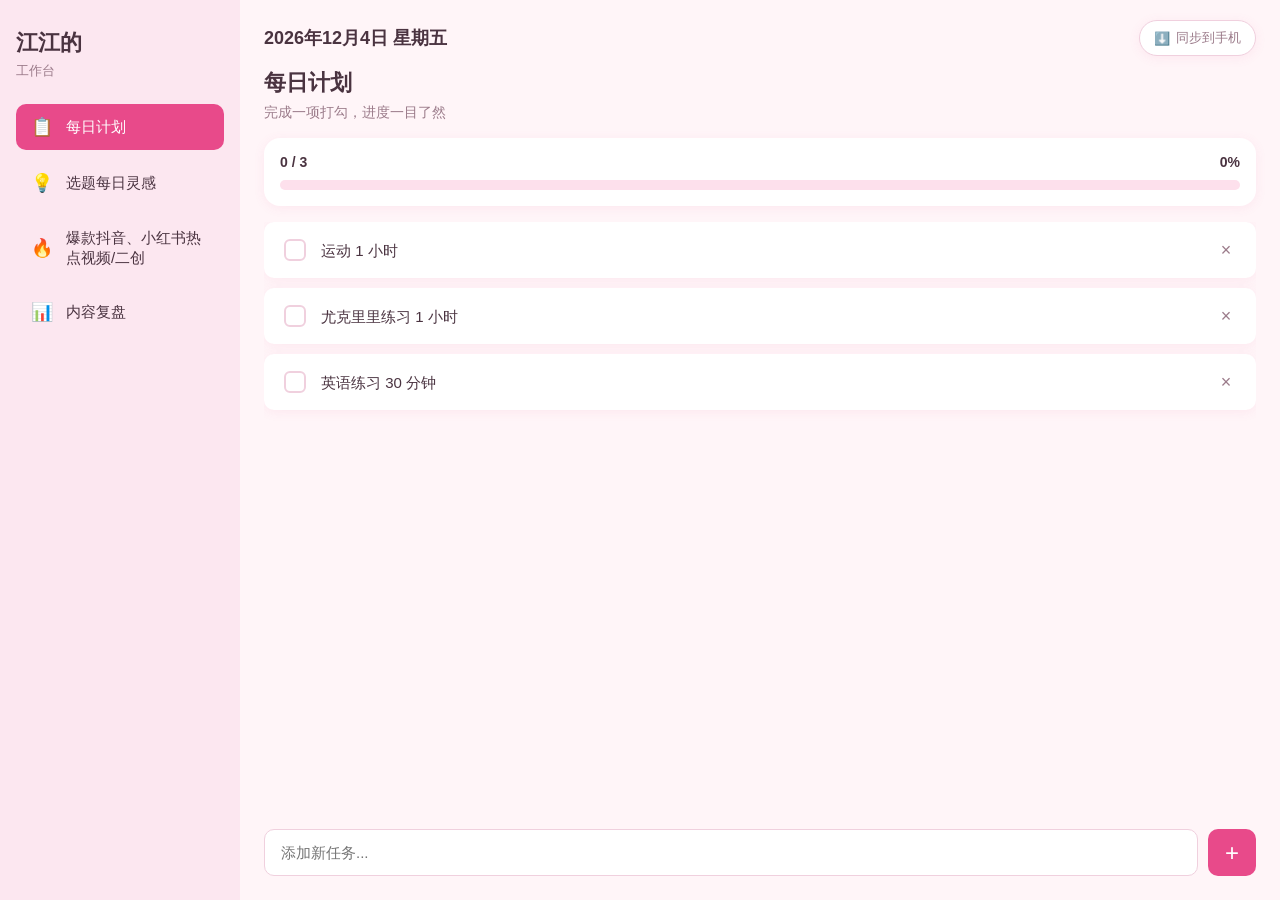
<file: index.html>
<!DOCTYPE html>
<html lang="zh-CN">
<head>
  <meta charset="UTF-8">
  <meta name="viewport" content="width=device-width, initial-scale=1.0, maximum-scale=1.0, user-scalable=no, viewport-fit=cover">
  <meta name="apple-mobile-web-app-capable" content="yes">
  <meta name="apple-mobile-web-app-status-bar-style" content="default">
  <meta name="apple-mobile-web-app-title" content="江江工作台">
  <meta name="theme-color" content="#E84A8A">
  <meta name="description" content="每日计划、选题灵感、热点追踪、内容复盘一体的创作工作台">
  <link rel="manifest" href="manifest.json">
  <link rel="apple-touch-icon" href="icon-192.png">
  <link rel="icon" type="image/png" href="icon-192.png">
  <title>江江的工作台</title>
  <link rel="stylesheet" href="styles.css">
</head>
<body>
  <div class="app">
    <aside class="sidebar">
      <div class="brand">
        <h1>江江的</h1>
        <p>工作台</p>
      </div>
      <nav class="nav" aria-label="主导航">
        <button class="nav-item active" data-view="daily" aria-pressed="true">
          <span class="nav-icon" aria-hidden="true">📋</span>
          <span class="nav-label">每日计划</span>
        </button>
        <button class="nav-item" data-view="ideas" aria-pressed="false">
          <span class="nav-icon" aria-hidden="true">💡</span>
          <span class="nav-label">选题每日灵感</span>
        </button>
        <button class="nav-item" data-view="trending" aria-pressed="false">
          <span class="nav-icon" aria-hidden="true">🔥</span>
          <span class="nav-label">爆款抖音、小红书热点视频/二创</span>
        </button>
        <button class="nav-item" data-view="review" aria-pressed="false">
          <span class="nav-icon" aria-hidden="true">📊</span>
          <span class="nav-label">内容复盘</span>
        </button>
      </nav>
    </aside>

    <main class="main">
      <header class="topbar">
        <div class="date" id="dateDisplay"></div>
        <button class="sync-btn" id="syncBtn" type="button">
          <span>⬇️</span>
          <span>同步到手机</span>
        </button>
      </header>

      <section class="view active" id="dailyView">
        <div class="view-header">
          <h2>每日计划</h2>
          <p class="subtitle">完成一项打勾，进度一目了然</p>
        </div>
        <div class="progress-card">
          <div class="progress-info">
            <span id="progressText">0 / 0</span>
            <span id="progressPercent">0%</span>
          </div>
          <div class="progress-bar" role="progressbar" aria-valuenow="0" aria-valuemin="0" aria-valuemax="100">
            <div class="progress-fill" id="progressFill"></div>
          </div>
        </div>
        <ul class="task-list" id="taskList"></ul>
        <form class="add-task" id="addTaskForm">
          <input type="text" id="newTaskInput" placeholder="添加新任务..." autocomplete="off" maxlength="100">
          <button type="submit" aria-label="添加任务">+</button>
        </form>
      </section>

      <section class="view" id="ideasView">
        <div class="view-header">
          <h2>选题每日灵感</h2>
          <p class="subtitle">随时记录今天的选题方向与灵感</p>
        </div>
        <textarea id="ideasNote" placeholder="今天想拍什么？写什么？&#10;把一闪而过的灵感记下来..."></textarea>
      </section>

      <section class="view" id="trendingView">
        <div class="view-header">
          <h2>爆款抖音、小红书热点视频/二创</h2>
          <p class="subtitle">追踪热点，规划二创选题</p>
        </div>

        <div class="hot-data" id="hotDataContainer">
          <div class="hot-tabs" id="hotTabs">
            <button class="hot-tab active" data-source="douyin">抖音</button>
            <button class="hot-tab" data-source="xiaohongshu">小红书</button>
            <button class="hot-tab" data-source="weibo">微博</button>
            <button class="hot-tab" data-source="bilibili">B站</button>
          </div>
          <div class="hot-meta" id="hotMeta">加载中...</div>
          <div class="hot-list" id="hotList">
            <div class="hot-loading">正在获取最新热点 🔥</div>
          </div>
        </div>

        <div class="view-sub-header">
          <h3>📝 我的二创笔记</h3>
        </div>
        <textarea id="trendingNote" placeholder="今天的热点话题是？&#10;适合跟拍或二创的素材..."></textarea>
      </section>

      <section class="view" id="reviewView">
        <div class="view-header">
          <h2>内容复盘</h2>
          <p class="subtitle">每日数据复盘与优化总结</p>
        </div>
        <textarea id="reviewNote" placeholder="今天哪些内容表现好？&#10;明天可以怎么改进？"></textarea>
      </section>
    </main>
  </div>

  <div class="toast" id="toast" role="status" aria-live="polite"></div>

  <div class="modal" id="installModal" aria-hidden="true">
    <div class="modal-backdrop"></div>
    <div class="modal-content">
      <h3>保存到苹果手机桌面</h3>
      <ol>
        <li>点击 Safari 底部或顶部的<strong>分享按钮</strong>（⬆️ 方框带箭头）</li>
        <li>在菜单里找到<strong>“添加到主屏幕”</strong></li>
        <li>点击右上角<strong>“添加”</strong></li>
      </ol>
      <p>之后就可以像 App 一样从桌面直接打开，离线也能用。</p>
      <button class="modal-close" id="closeInstallModal">知道了</button>
    </div>
  </div>

  <script src="app.js"></script>
</body>
</html>
</file>
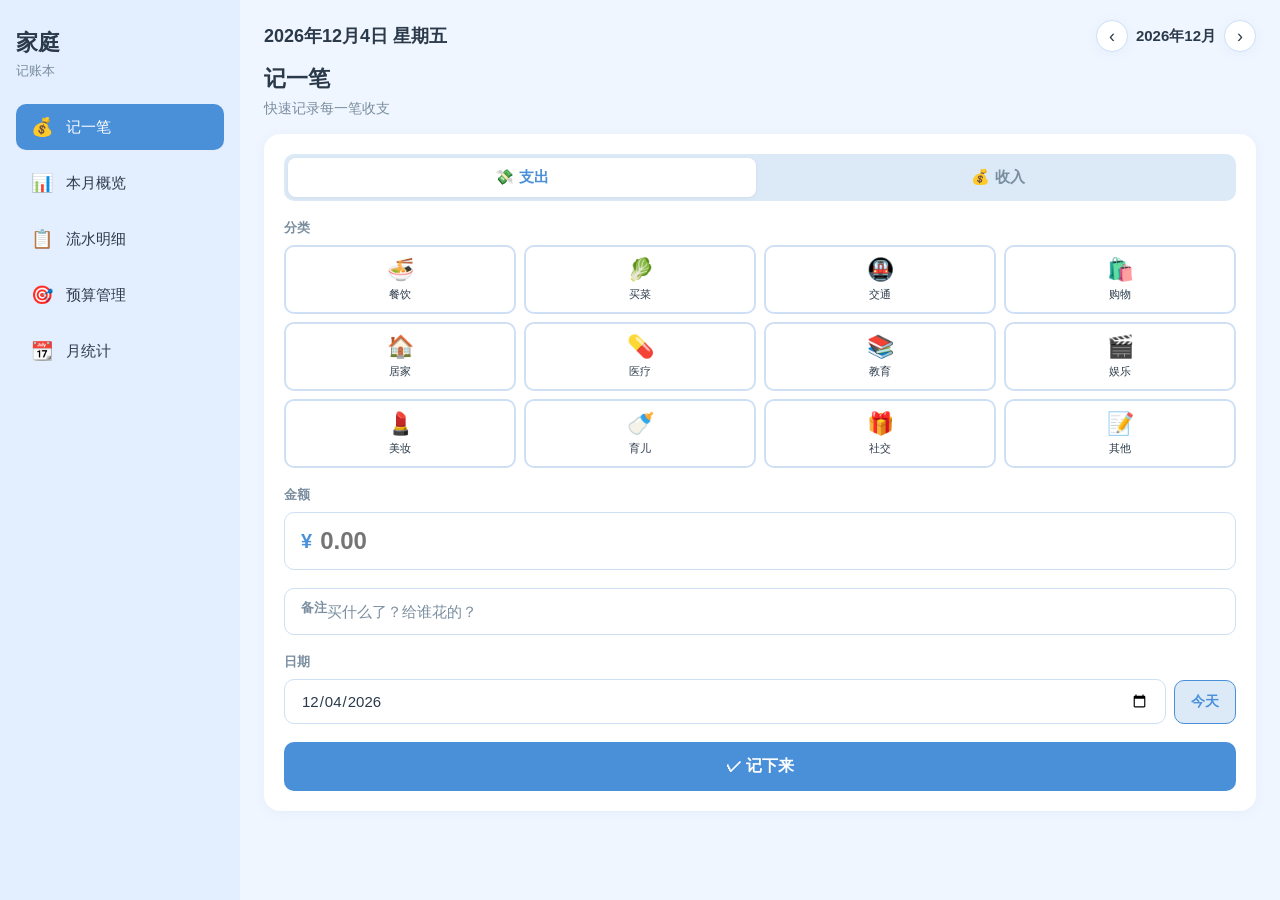
<file: budget/index.html>
<!DOCTYPE html>
<html lang="zh-CN">
<head>
  <meta charset="UTF-8">
  <meta name="viewport" content="width=device-width, initial-scale=1.0, maximum-scale=1.0, user-scalable=no, viewport-fit=cover">
  <meta name="apple-mobile-web-app-capable" content="yes">
  <meta name="apple-mobile-web-app-status-bar-style" content="default">
  <meta name="apple-mobile-web-app-title" content="家庭记账本">
  <meta name="theme-color" content="#4A90D9">
  <meta name="description" content="家庭记账本 - 记一笔、月度概览、流水明细、预算管理">
  <link rel="manifest" href="manifest.json">
  <link rel="apple-touch-icon" href="icon-192.png">
  <link rel="icon" type="image/png" href="icon-192.png">
  <title>家庭记账本</title>
  <link rel="stylesheet" href="styles.css">
</head>
<body>
  <div class="app">
    <aside class="sidebar">
      <div class="brand">
        <h1>家庭</h1>
        <p>记账本</p>
      </div>
      <nav class="nav" aria-label="主导航">
        <button class="nav-item active" data-view="add" aria-pressed="true">
          <span class="nav-icon" aria-hidden="true">💰</span>
          <span class="nav-label">记一笔</span>
        </button>
        <button class="nav-item" data-view="overview" aria-pressed="false">
          <span class="nav-icon" aria-hidden="true">📊</span>
          <span class="nav-label">本月概览</span>
        </button>
        <button class="nav-item" data-view="detail" aria-pressed="false">
          <span class="nav-icon" aria-hidden="true">📋</span>
          <span class="nav-label">流水明细</span>
        </button>
        <button class="nav-item" data-view="budget" aria-pressed="false">
          <span class="nav-icon" aria-hidden="true">🎯</span>
          <span class="nav-label">预算管理</span>
        </button>
        <button class="nav-item" data-view="monthly" aria-pressed="false">
          <span class="nav-icon" aria-hidden="true">📆</span>
          <span class="nav-label">月统计</span>
        </button>
      </nav>
    </aside>

    <main class="main">
      <header class="topbar">
        <div class="date" id="dateDisplay"></div>
        <div class="month-nav">
          <button class="month-btn" id="prevMonth" aria-label="上个月">‹</button>
          <span class="month-display" id="monthDisplay"></span>
          <button class="month-btn" id="nextMonth" aria-label="下个月">›</button>
        </div>
      </header>

      <!-- 记一笔 -->
      <section class="view active" id="addView">
        <div class="view-header">
          <h2>记一笔</h2>
          <p class="subtitle">快速记录每一笔收支</p>
        </div>

        <div class="form-card">
          <div class="type-toggle">
            <button class="type-btn active" data-type="expense">💸 支出</button>
            <button class="type-btn" data-type="income">💰 收入</button>
          </div>

          <div class="category-section">
            <label class="form-label">分类</label>
            <div class="category-grid" id="categoryGrid"></div>
          </div>

          <div class="amount-section">
            <label class="form-label">金额</label>
            <div class="amount-input-wrap">
              <span class="currency">¥</span>
              <input type="number" id="amountInput" placeholder="0.00" step="0.01" min="0" inputmode="decimal">
            </div>
          </div>

          <div class="note-section">
            <label class="form-label">备注</label>
            <input type="text" id="noteInput" placeholder="买什么了？给谁花的？" maxlength="100" autocomplete="off">
          </div>

          <div class="date-section">
            <label class="form-label">日期</label>
            <div class="date-input-wrap">
              <input type="date" id="dateInput">
              <button type="button" class="date-today-btn" id="dateTodayBtn">今天</button>
            </div>
          </div>

          <button class="submit-btn" id="submitBtn">✓ 记下来</button>
        </div>
      </section>

      <!-- 本月概览 -->
      <section class="view" id="overviewView">
        <div class="view-header">
          <h2>本月概览</h2>
          <p class="subtitle">收入支出一目了然</p>
        </div>

        <div class="summary-cards">
          <div class="summary-card income">
            <span class="summary-label">收入</span>
            <span class="summary-amount" id="totalIncome">¥0</span>
          </div>
          <div class="summary-card expense">
            <span class="summary-label">支出</span>
            <span class="summary-amount" id="totalExpense">¥0</span>
          </div>
          <div class="summary-card balance">
            <span class="summary-label">结余</span>
            <span class="summary-amount" id="totalBalance">¥0</span>
          </div>
        </div>

        <div class="view-sub-header">
          <h3>📈 分类占比</h3>
        </div>
        <div class="category-stats" id="categoryStats">
          <div class="empty-state">暂无数据，先记一笔吧 ✨</div>
        </div>

        <div class="view-sub-header">
          <h3>📅 每日趋势</h3>
        </div>
        <div class="daily-chart" id="dailyChart"></div>
      </section>

      <!-- 流水明细 -->
      <section class="view" id="detailView">
        <div class="view-header">
          <h2>流水明细</h2>
          <p class="subtitle">所有收支记录</p>
        </div>

        <div class="filter-tabs" id="filterTabs">
          <button class="filter-tab active" data-filter="all">全部</button>
          <button class="filter-tab" data-filter="expense">支出</button>
          <button class="filter-tab" data-filter="income">收入</button>
        </div>

        <div class="transaction-list" id="transactionList">
          <div class="empty-state">暂无记录</div>
        </div>
      </section>

      <!-- 预算管理 -->
      <section class="view" id="budgetView">
        <div class="view-header">
          <h2>预算管理</h2>
          <p class="subtitle">设定每月支出上限，控制消费</p>
        </div>

        <div class="budget-overview" id="budgetOverview">
          <div class="budget-total-card">
            <div class="budget-total-info">
              <span class="budget-label">本月总预算</span>
              <span class="budget-amount" id="budgetTotal">¥0</span>
            </div>
            <div class="budget-total-info">
              <span class="budget-label">已花</span>
              <span class="budget-amount spent" id="budgetSpent">¥0</span>
            </div>
            <div class="budget-total-info">
              <span class="budget-label">剩余</span>
              <span class="budget-amount" id="budgetRemain">¥0</span>
            </div>
          </div>
          <div class="progress-bar">
            <div class="progress-fill" id="budgetProgress"></div>
          </div>
          <div class="budget-hint" id="budgetHint">设置分类预算来控制消费</div>
        </div>

        <div class="view-sub-header">
          <h3>✏️ 分类预算</h3>
        </div>
        <div class="budget-list" id="budgetList"></div>

        <div class="view-sub-header">
          <h3>➕ 新增预算</h3>
        </div>
        <form class="add-budget-form" id="addBudgetForm">
          <select id="budgetCategorySelect" class="budget-select"></select>
          <input type="number" id="budgetAmountInput" placeholder="预算金额" step="0.01" min="0" inputmode="decimal">
          <button type="submit">设置</button>
        </form>
      </section>

      <!-- 月统计 -->
      <section class="view" id="monthlyView">
        <div class="view-header">
          <h2>月统计</h2>
          <p class="subtitle">按月汇总收支，看清花销趋势</p>
        </div>

        <!-- 近6月概览卡片 -->
        <div class="summary-cards" id="monthlySummaryCards">
          <div class="summary-card income">
            <span class="summary-label">近6月总收入</span>
            <span class="summary-amount" id="monthlyTotalIncome">¥0</span>
          </div>
          <div class="summary-card expense">
            <span class="summary-label">近6月总支出</span>
            <span class="summary-amount" id="monthlyTotalExpense">¥0</span>
          </div>
          <div class="summary-card balance">
            <span class="summary-label">近6月总结余</span>
            <span class="summary-amount" id="monthlyTotalBalance">¥0</span>
          </div>
        </div>

        <!-- 月度对比表 -->
        <div class="view-sub-header">
          <h3>📊 月度收支对比</h3>
        </div>
        <div class="monthly-chart" id="monthlyChart"></div>

        <!-- 月度明细列表 -->
        <div class="view-sub-header">
          <h3>📋 月度明细</h3>
        </div>
        <div class="monthly-list" id="monthlyList">
          <div class="empty-state">暂无数据</div>
        </div>
      </section>
    </main>
  </div>

  <div class="toast" id="toast" role="status" aria-live="polite"></div>

  <div class="modal" id="installModal" aria-hidden="true">
    <div class="modal-backdrop"></div>
    <div class="modal-content">
      <h3>保存到苹果手机桌面</h3>
      <ol>
        <li>点击 Safari 底部或顶部的<strong>分享按钮</strong>（⬆️ 方框带箭头）</li>
        <li>在菜单里找到<strong>"添加到主屏幕"</strong></li>
        <li>点击右上角<strong>"添加"</strong></li>
      </ol>
      <p>之后就可以像 App 一样从桌面直接打开，离线也能用。</p>
      <button class="modal-close" id="closeInstallModal">知道了</button>
    </div>
  </div>

  <script src="app.js"></script>
</body>
</html>
</file>
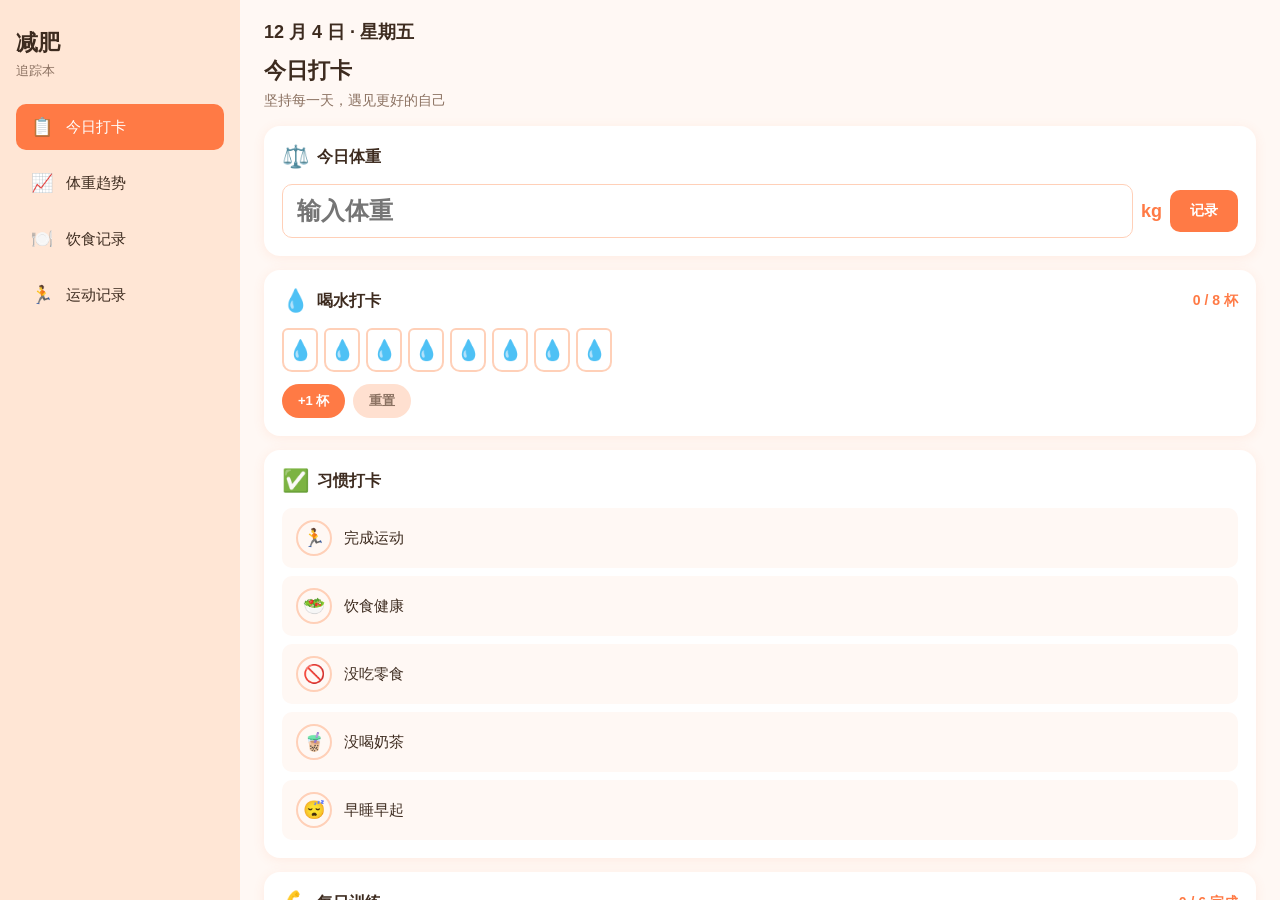
<file: fitness/index.html>
<!DOCTYPE html>
<html lang="zh-CN">
<head>
  <meta charset="UTF-8">
  <meta name="viewport" content="width=device-width, initial-scale=1.0, maximum-scale=1.0, user-scalable=no, viewport-fit=cover">
  <meta name="apple-mobile-web-app-capable" content="yes">
  <meta name="apple-mobile-web-app-status-bar-style" content="default">
  <meta name="apple-mobile-web-app-title" content="减肥追踪">
  <meta name="theme-color" content="#FF7A45">
  <meta name="description" content="减肥追踪 - 今日打卡、体重趋势、饮食记录、运动记录">
  <link rel="manifest" href="manifest.json">
  <link rel="apple-touch-icon" href="icon-192.png">
  <link rel="icon" type="image/png" href="icon-192.png">
  <title>减肥追踪</title>
  <link rel="stylesheet" href="styles.css">
</head>
<body>
  <div class="app">
    <aside class="sidebar">
      <div class="brand">
        <h1>减肥</h1>
        <p>追踪本</p>
      </div>
      <nav class="nav" aria-label="主导航">
        <button class="nav-item active" data-view="checkin" aria-pressed="true">
          <span class="nav-icon" aria-hidden="true">📋</span>
          <span class="nav-label">今日打卡</span>
        </button>
        <button class="nav-item" data-view="weight" aria-pressed="false">
          <span class="nav-icon" aria-hidden="true">📈</span>
          <span class="nav-label">体重趋势</span>
        </button>
        <button class="nav-item" data-view="diet" aria-pressed="false">
          <span class="nav-icon" aria-hidden="true">🍽️</span>
          <span class="nav-label">饮食记录</span>
        </button>
        <button class="nav-item" data-view="exercise" aria-pressed="false">
          <span class="nav-icon" aria-hidden="true">🏃</span>
          <span class="nav-label">运动记录</span>
        </button>
      </nav>
    </aside>

    <main class="main">
      <header class="topbar">
        <div class="date" id="dateDisplay"></div>
        <div class="streak-badge" id="streakBadge" style="display:none;">🔥 连续 <span id="streakDays">0</span> 天</div>
      </header>

      <!-- 今日打卡 -->
      <section class="view active" id="checkinView">
        <div class="view-header">
          <h2>今日打卡</h2>
          <p class="subtitle">坚持每一天，遇见更好的自己</p>
        </div>

        <!-- 体重快记 -->
        <div class="checkin-card">
          <div class="checkin-card-header">
            <span class="checkin-icon">⚖️</span>
            <span class="checkin-title">今日体重</span>
          </div>
          <div class="weight-quick-input">
            <input type="number" id="todayWeightInput" placeholder="输入体重" step="0.1" min="20" max="300" inputmode="decimal">
            <span class="weight-unit">kg</span>
            <button id="saveWeightBtn" class="save-btn">记录</button>
          </div>
          <div class="weight-display" id="weightDisplay" style="display:none;">
            <span class="weight-current" id="weightCurrent">--</span>
            <span class="weight-unit-small">kg</span>
            <span class="weight-change" id="weightChange"></span>
          </div>
        </div>

        <!-- 喝水 -->
        <div class="checkin-card">
          <div class="checkin-card-header">
            <span class="checkin-icon">💧</span>
            <span class="checkin-title">喝水打卡</span>
            <span class="checkin-count" id="waterCount">0 / 8 杯</span>
          </div>
          <div class="water-cups" id="waterCups"></div>
          <div class="water-buttons">
            <button class="water-btn add" id="waterAdd">+1 杯</button>
            <button class="water-btn reset" id="waterReset">重置</button>
          </div>
        </div>

        <!-- 习惯打卡 -->
        <div class="checkin-card">
          <div class="checkin-card-header">
            <span class="checkin-icon">✅</span>
            <span class="checkin-title">习惯打卡</span>
          </div>
          <div class="habit-list" id="habitList">
            <div class="habit-item" data-habit="exercise">
              <div class="habit-checkbox">🏃</div>
              <span class="habit-text">完成运动</span>
            </div>
            <div class="habit-item" data-habit="diet">
              <div class="habit-checkbox">🥗</div>
              <span class="habit-text">饮食健康</span>
            </div>
            <div class="habit-item" data-habit="nosnack">
              <div class="habit-checkbox">🚫</div>
              <span class="habit-text">没吃零食</span>
            </div>
            <div class="habit-item" data-habit="nosnack2">
              <div class="habit-checkbox">🧋</div>
              <span class="habit-text">没喝奶茶</span>
            </div>
            <div class="habit-item" data-habit="sleep">
              <div class="habit-checkbox">😴</div>
              <span class="habit-text">早睡早起</span>
            </div>
          </div>
        </div>

        <!-- 每日训练计划 -->
        <div class="checkin-card">
          <div class="checkin-card-header">
            <span class="checkin-icon">💪</span>
            <span class="checkin-title">每日训练</span>
            <span class="checkin-count" id="trainingCount">0 / 0 完成</span>
          </div>
          <div class="training-list" id="trainingList"></div>
          <form class="training-add-form" id="addTrainingForm">
            <input type="text" id="trainingName" placeholder="训练项目" maxlength="20" autocomplete="off" class="training-input">
            <input type="text" id="trainingDetail" placeholder="数量（如3组×15个）" maxlength="20" autocomplete="off" class="training-input">
            <button type="submit" class="training-add-btn">添加</button>
          </form>
        </div>

        <!-- 今日进度 -->
        <div class="checkin-summary">
          <div class="progress-circle-wrap">
            <svg class="progress-ring" width="72" height="72">
              <circle class="progress-ring-bg" cx="36" cy="36" r="30" stroke-width="5" fill="none"/>
              <circle class="progress-ring-fill" id="checkinProgressRing" cx="36" cy="36" r="30" stroke-width="5" fill="none"/>
            </svg>
            <span class="progress-text" id="checkinProgressText">0%</span>
          </div>
          <div class="checkin-info">
            <span class="checkin-label">今日完成 <span id="checkinDone">0</span> / 6 项</span>
            <span class="checkin-hint" id="checkinHint">开始今天的健康打卡吧！</span>
          </div>
        </div>
      </section>

      <!-- 体重趋势 -->
      <section class="view" id="weightView">
        <div class="view-header">
          <h2>体重趋势</h2>
          <p class="subtitle">看见每一克的进步</p>
        </div>

        <!-- 目标设置 -->
        <div class="goal-card">
          <div class="goal-info-row">
            <div class="goal-info-item">
              <span class="goal-label">起始体重</span>
              <span class="goal-value" id="startWeight">-- kg</span>
            </div>
            <div class="goal-info-item">
              <span class="goal-label">当前体重</span>
              <span class="goal-value highlight" id="currentWeight">-- kg</span>
            </div>
            <div class="goal-info-item">
              <span class="goal-label">目标体重</span>
              <span class="goal-value" id="goalWeight">-- kg</span>
            </div>
          </div>
          <div class="goal-progress-bar">
            <div class="goal-progress-fill" id="goalProgressFill"></div>
          </div>
          <div class="goal-progress-text" id="goalProgressText">设置目标，开始追踪</div>
        </div>

        <!-- 统计卡片 -->
        <div class="stat-cards">
          <div class="stat-card">
            <span class="stat-icon">📉</span>
            <span class="stat-value" id="totalLoss">--</span>
            <span class="stat-label">总共减重</span>
          </div>
          <div class="stat-card">
            <span class="stat-icon">📅</span>
            <span class="stat-value" id="weekLoss">--</span>
            <span class="stat-label">本周变化</span>
          </div>
          <div class="stat-card">
            <span class="stat-icon">📅</span>
            <span class="stat-value" id="monthLoss">--</span>
            <span class="stat-label">本月变化</span>
          </div>
        </div>

        <!-- BMI -->
        <div class="view-sub-header">
          <h3>📏 BMI 指数</h3>
        </div>
        <div class="bmi-card" id="bmiCard">
          <div class="bmi-display">
            <span class="bmi-value" id="bmiValue">--</span>
            <span class="bmi-label" id="bmiLabel">请设置身高</span>
          </div>
          <div class="bmi-input-row">
            <input type="number" id="heightInput" placeholder="身高 cm" min="100" max="250" inputmode="decimal">
            <button id="saveHeightBtn">保存</button>
          </div>
        </div>

        <!-- 体重曲线 -->
        <div class="view-sub-header">
          <h3>📊 近30天体重曲线</h3>
        </div>
        <div class="weight-chart-container" id="weightChartContainer">
          <div class="empty-state">还没有体重数据，去打卡记录吧 📋</div>
        </div>
      </section>

      <!-- 饮食记录 -->
      <section class="view" id="dietView">
        <div class="view-header">
          <h2>饮食记录</h2>
          <p class="subtitle">管住嘴，才能瘦</p>
        </div>

        <!-- 今日热量概览 -->
        <div class="calorie-overview">
          <div class="calorie-circle">
            <span class="calorie-value" id="todayCalories">0</span>
            <span class="calorie-unit">kcal</span>
          </div>
          <div class="calorie-info">
            <span class="calorie-label">今日摄入</span>
            <div class="calorie-bar-wrap">
              <div class="calorie-bar" id="calorieBar"></div>
            </div>
            <span class="calorie-target">建议 <span id="calorieTarget">1800</span> kcal</span>
          </div>
        </div>

        <!-- 添加饮食 -->
        <div class="view-sub-header">
          <h3>➕ 记一笔饮食</h3>
        </div>
        <form class="add-form" id="addMealForm">
          <div class="form-row">
            <select id="mealType" class="form-select">
              <option value="breakfast">🌅 早餐</option>
              <option value="lunch">☀️ 午餐</option>
              <option value="dinner">🌙 晚餐</option>
              <option value="snack">🍵 加餐</option>
            </select>
            <input type="number" id="mealCalories" placeholder="热量 kcal" step="1" min="0" inputmode="decimal">
          </div>
          <input type="text" id="mealDesc" placeholder="吃了什么？（如：一碗米饭+鸡胸肉）" maxlength="100" autocomplete="off" class="form-input-full">
          <button type="submit" class="form-submit-btn">✓ 记录</button>
        </form>

        <!-- 饮食列表 -->
        <div class="view-sub-header">
          <h3>📋 饮食明细</h3>
        </div>
        <div class="filter-tabs" id="mealFilterTabs">
          <button class="filter-tab active" data-filter="all">全部</button>
          <button class="filter-tab" data-filter="breakfast">早餐</button>
          <button class="filter-tab" data-filter="lunch">午餐</button>
          <button class="filter-tab" data-filter="dinner">晚餐</button>
          <button class="filter-tab" data-filter="snack">加餐</button>
        </div>
        <div class="record-list" id="mealList">
          <div class="empty-state">还没有饮食记录 🍽️</div>
        </div>
      </section>

      <!-- 运动记录 -->
      <section class="view" id="exerciseView">
        <div class="view-header">
          <h2>运动记录</h2>
          <p class="subtitle">迈开腿，瘦得快</p>
        </div>

        <!-- 统计卡片 -->
        <div class="stat-cards">
          <div class="stat-card">
            <span class="stat-icon">🔥</span>
            <span class="stat-value" id="todayBurned">0</span>
            <span class="stat-label">今日消耗</span>
          </div>
          <div class="stat-card">
            <span class="stat-icon">⏱️</span>
            <span class="stat-value" id="todayMinutes">0</span>
            <span class="stat-label">今日时长(分)</span>
          </div>
          <div class="stat-card">
            <span class="stat-icon">📅</span>
            <span class="stat-value" id="weekCount">0</span>
            <span class="stat-label">本周运动次</span>
          </div>
        </div>

        <!-- 添加运动 -->
        <div class="view-sub-header">
          <h3>➕ 记一笔运动</h3>
        </div>
        <form class="add-form" id="addExerciseForm">
          <div class="form-row">
            <select id="exerciseType" class="form-select">
              <option value="跑步">🏃 跑步</option>
              <option value="快走">🚶 快走</option>
              <option value="瑜伽">🧘 瑜伽</option>
              <option value="骑行">🚴 骑行</option>
              <option value="力量训练">💪 力量训练</option>
              <option value="游泳">🏊 游泳</option>
              <option value="普拉提">🤸 普拉提</option>
              <option value="跳绳">🪢 跳绳</option>
              <option value="其他">🎯 其他</option>
            </select>
            <input type="number" id="exerciseDuration" placeholder="时长(分钟)" step="1" min="1" inputmode="decimal">
            <input type="number" id="exerciseCalories" placeholder="消耗 kcal" step="1" min="0" inputmode="decimal">
          </div>
          <input type="text" id="exerciseNote" placeholder="备注（可选）" maxlength="100" autocomplete="off" class="form-input-full">
          <button type="submit" class="form-submit-btn">✓ 记录</button>
        </form>

        <!-- 运动列表 -->
        <div class="view-sub-header">
          <h3>📋 运动明细</h3>
        </div>
        <div class="record-list" id="exerciseList">
          <div class="empty-state">还没有运动记录 🏃</div>
        </div>
      </section>
    </main>
  </div>

  <div class="toast" id="toast" role="status" aria-live="polite"></div>

  <div class="modal" id="installModal" aria-hidden="true">
    <div class="modal-backdrop"></div>
    <div class="modal-content">
      <h3>保存到手机桌面</h3>
      <ol>
        <li><strong>安卓：</strong>用 Chrome 打开 → 右上角三个点 → 添加到主屏幕</li>
        <li><strong>苹果：</strong>用 Safari 打开 → 底部分享按钮 → 添加到主屏幕</li>
      </ol>
      <p>之后就像 App 一样从桌面直接打开，离线也能用。</p>
      <button class="modal-close" id="closeInstallModal">知道了</button>
    </div>
  </div>

  <script src="app.js"></script>
</body>
</html>
</file>
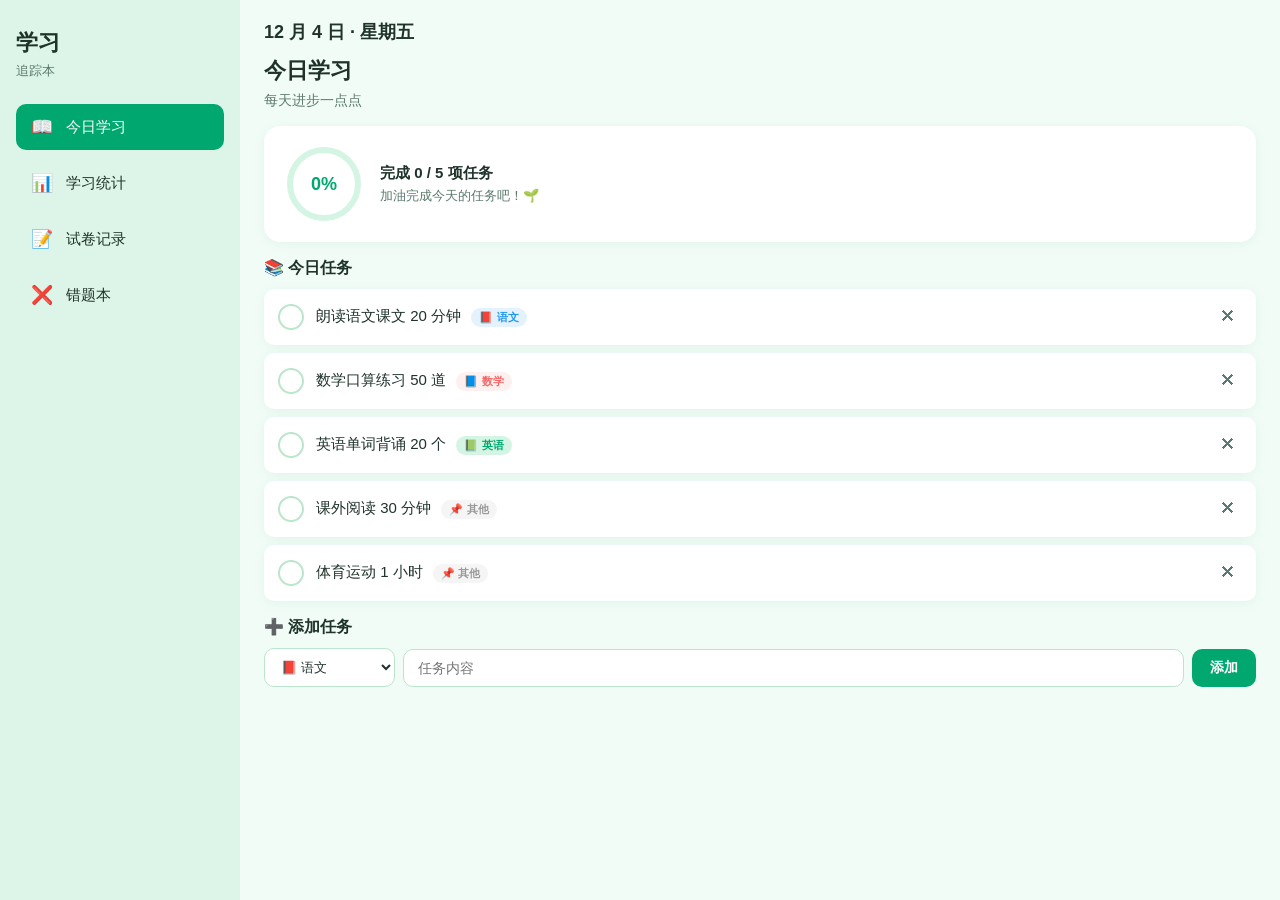
<file: study/index.html>
<!DOCTYPE html>
<html lang="zh-CN">
<head>
  <meta charset="UTF-8">
  <meta name="viewport" content="width=device-width, initial-scale=1.0, maximum-scale=1.0, user-scalable=no, viewport-fit=cover">
  <meta name="apple-mobile-web-app-capable" content="yes">
  <meta name="apple-mobile-web-app-status-bar-style" content="default">
  <meta name="apple-mobile-web-app-title" content="学习追踪">
  <meta name="theme-color" content="#00A870">
  <meta name="description" content="云南四年级小学生学习进度追踪 - 今日学习、学习统计、试卷记录、错题本">
  <link rel="manifest" href="manifest.json">
  <link rel="apple-touch-icon" href="icon-192.png">
  <link rel="icon" type="image/png" href="icon-192.png">
  <title>学习追踪</title>
  <link rel="stylesheet" href="styles.css">
</head>
<body>
  <div class="app">
    <aside class="sidebar">
      <div class="brand">
        <h1>学习</h1>
        <p>追踪本</p>
      </div>
      <nav class="nav" aria-label="主导航">
        <button class="nav-item active" data-view="today" aria-pressed="true">
          <span class="nav-icon" aria-hidden="true">📖</span>
          <span class="nav-label">今日学习</span>
        </button>
        <button class="nav-item" data-view="stats" aria-pressed="false">
          <span class="nav-icon" aria-hidden="true">📊</span>
          <span class="nav-label">学习统计</span>
        </button>
        <button class="nav-item" data-view="papers" aria-pressed="false">
          <span class="nav-icon" aria-hidden="true">📝</span>
          <span class="nav-label">试卷记录</span>
        </button>
        <button class="nav-item" data-view="mistakes" aria-pressed="false">
          <span class="nav-icon" aria-hidden="true">❌</span>
          <span class="nav-label">错题本</span>
        </button>
      </nav>
    </aside>

    <main class="main">
      <header class="topbar">
        <div class="date" id="dateDisplay"></div>
        <div class="streak-badge" id="streakBadge" style="display:none;">🔥 连续 <span id="streakDays">0</span> 天</div>
      </header>

      <!-- 今日学习 -->
      <section class="view active" id="todayView">
        <div class="view-header">
          <h2>今日学习</h2>
          <p class="subtitle">每天进步一点点</p>
        </div>

        <div class="progress-overview" id="progressOverview">
          <div class="progress-circle-wrap">
            <svg class="progress-ring" width="80" height="80">
              <circle class="progress-ring-bg" cx="40" cy="40" r="34" stroke-width="6" fill="none"/>
              <circle class="progress-ring-fill" id="todayProgressRing" cx="40" cy="40" r="34" stroke-width="6" fill="none"/>
            </svg>
            <span class="progress-text" id="todayProgressText">0%</span>
          </div>
          <div class="progress-info">
            <span class="progress-label">完成 <span id="doneCount">0</span> / <span id="totalCount">0</span> 项任务</span>
            <span class="progress-hint" id="progressHint">加油完成今天的任务吧！</span>
          </div>
        </div>

        <div class="task-section">
          <h3 class="section-title">📚 今日任务</h3>
          <div class="task-list" id="taskList"></div>
        </div>

        <div class="task-section">
          <h3 class="section-title">➕ 添加任务</h3>
          <form class="add-task-form" id="addTaskForm">
            <select id="taskSubjectSelect" class="task-select">
              <option value="语文">📕 语文</option>
              <option value="数学"> 数学</option>
              <option value="英语">📗 英语</option>
              <option value="科学">🔬 科学</option>
              <option value="道法">🌟 道德与法治</option>
              <option value="其他">📌 其他</option>
            </select>
            <input type="text" id="taskTextInput" placeholder="任务内容" maxlength="50" autocomplete="off">
            <button type="submit">添加</button>
          </form>
        </div>
      </section>

      <!-- 学习统计 -->
      <section class="view" id="statsView">
        <div class="view-header">
          <h2>学习统计</h2>
          <p class="subtitle">坚持就是胜利</p>
        </div>

        <div class="stat-cards">
          <div class="stat-card">
            <span class="stat-icon">📅</span>
            <span class="stat-value" id="totalDays">0</span>
            <span class="stat-label">总学习天数</span>
          </div>
          <div class="stat-card">
            <span class="stat-icon">🔥</span>
            <span class="stat-value" id="streakCount">0</span>
            <span class="stat-label">连续天数</span>
          </div>
          <div class="stat-card">
            <span class="stat-icon">✅</span>
            <span class="stat-value" id="totalDone">0</span>
            <span class="stat-label">完成任务数</span>
          </div>
        </div>

        <div class="view-sub-header">
          <h3>📈 近7天完成率</h3>
        </div>
        <div class="weekly-chart" id="weeklyChart"></div>

        <div class="view-sub-header">
          <h3>📊 各科完成情况</h3>
        </div>
        <div class="subject-stats" id="subjectStats">
          <div class="empty-state">暂无数据，开始学习吧 🌱</div>
        </div>
      </section>

      <!-- 试卷记录 -->
      <section class="view" id="papersView">
        <div class="view-header">
          <h2>试卷记录</h2>
          <p class="subtitle">记录每次考试，追踪进步</p>
        </div>

        <div class="stat-cards">
          <div class="stat-card">
            <span class="stat-icon">📝</span>
            <span class="stat-value" id="paperCount">0</span>
            <span class="stat-label">试卷总数</span>
          </div>
          <div class="stat-card">
            <span class="stat-icon">🎯</span>
            <span class="stat-value" id="paperAvg">--</span>
            <span class="stat-label">平均分</span>
          </div>
          <div class="stat-card">
            <span class="stat-icon">🏆</span>
            <span class="stat-value" id="paperBest">--</span>
            <span class="stat-label">最高分</span>
          </div>
        </div>

        <div class="view-sub-header">
          <h3>📊 成绩趋势</h3>
        </div>
        <div class="score-chart" id="scoreChart"></div>

        <div class="view-sub-header">
          <h3>➕ 记录试卷</h3>
        </div>
        <form class="add-paper-form" id="addPaperForm">
          <div class="paper-form-row">
            <select id="paperSubject" class="paper-select">
              <option value="语文">📕 语文</option>
              <option value="数学"> 数学</option>
              <option value="英语">📗 英语</option>
              <option value="科学">🔬 科学</option>
              <option value="道法">🌟 道德与法治</option>
            </select>
            <input type="text" id="paperName" placeholder="试卷名称（如：第一单元测试）" maxlength="30" autocomplete="off">
          </div>
          <div class="paper-form-row">
            <input type="number" id="paperScore" placeholder="得分" step="0.5" min="0" inputmode="decimal">
            <input type="number" id="paperTotal" placeholder="总分" step="0.5" min="0" value="100" inputmode="decimal">
            <input type="date" id="paperDate">
          </div>
          <input type="text" id="paperNotes" placeholder="备注（错在哪、哪里需要加强）" maxlength="100" autocomplete="off" class="paper-notes-input">
          <button type="submit" class="paper-submit-btn">✓ 记录</button>
        </form>

        <div class="view-sub-header">
          <h3>📋 试卷列表</h3>
        </div>
        <div class="filter-tabs" id="paperFilterTabs">
          <button class="filter-tab active" data-filter="all">全部</button>
          <button class="filter-tab" data-filter="语文">语文</button>
          <button class="filter-tab" data-filter="数学">数学</button>
          <button class="filter-tab" data-filter="英语">英语</button>
          <button class="filter-tab" data-filter="科学">科学</button>
          <button class="filter-tab" data-filter="道法">道法</button>
        </div>
        <div class="paper-list" id="paperList">
          <div class="empty-state">还没有试卷记录 📝</div>
        </div>
      </section>

      <!-- 错题本 -->
      <section class="view" id="mistakesView">
        <div class="view-header">
          <h2>错题本</h2>
          <p class="subtitle">错过的不再错，就是进步</p>
        </div>

        <div class="view-sub-header">
          <h3>➕ 添加错题</h3>
        </div>
        <form class="add-mistake-form" id="addMistakeForm">
          <div class="mistake-form-row">
            <select id="mistakeSubject" class="mistake-select">
              <option value="语文">📕 语文</option>
              <option value="数学"> 数学</option>
              <option value="英语">📗 英语</option>
              <option value="科学">🔬 科学</option>
              <option value="道法">🌟 道德与法治</option>
            </select>
            <input type="text" id="mistakeType" placeholder="题型（如：选择题、计算题）" maxlength="20" autocomplete="off">
          </div>
          <textarea id="mistakeQuestion" placeholder="题目内容" maxlength="300" rows="2"></textarea>
          <textarea id="mistakeAnswer" placeholder="正确答案 / 解题思路" maxlength="300" rows="2"></textarea>
          <input type="text" id="mistakeReason" placeholder="错因（如：粗心、概念不清）" maxlength="50" autocomplete="off">
          <button type="submit" class="mistake-submit-btn">✓ 收录</button>
        </form>

        <div class="view-sub-header">
          <h3>📋 错题列表</h3>
        </div>
        <div class="filter-tabs" id="mistakeFilterTabs">
          <button class="filter-tab active" data-filter="all">全部</button>
          <button class="filter-tab" data-filter="语文">语文</button>
          <button class="filter-tab" data-filter="数学">数学</button>
          <button class="filter-tab" data-filter="英语">英语</button>
          <button class="filter-tab" data-filter="科学">科学</button>
          <button class="filter-tab" data-filter="道法">道法</button>
        </div>
        <div class="mistake-list" id="mistakeList">
          <div class="empty-state">还没有错题记录 ❌</div>
        </div>
      </section>
    </main>
  </div>

  <div class="toast" id="toast" role="status" aria-live="polite"></div>

  <div class="modal" id="installModal" aria-hidden="true">
    <div class="modal-backdrop"></div>
    <div class="modal-content">
      <h3>保存到苹果手机桌面</h3>
      <ol>
        <li>点击 Safari 底部或顶部的<strong>分享按钮</strong>（⬆️ 方框带箭头）</li>
        <li>在菜单里找到<strong>"添加到主屏幕"</strong></li>
        <li>点击右上角<strong>"添加"</strong></li>
      </ol>
      <p>之后就可以像 App 一样从桌面直接打开，离线也能用。</p>
      <button class="modal-close" id="closeInstallModal">知道了</button>
    </div>
  </div>

  <script src="app.js"></script>
</body>
</html>
</file>
<file: styles.css>
:root {
  --bg: #FFF5F8;
  --sidebar-bg: #FCE7F0;
  --primary: #E84A8A;
  --primary-dark: #D63B7A;
  --primary-light: #FDE0EC;
  --text: #4A3340;
  --text-secondary: #9B7B8A;
  --card-bg: #FFFFFF;
  --border: #F0D0DE;
  --shadow: 0 2px 12px rgba(232, 74, 138, 0.08);
  --radius: 16px;
  --radius-sm: 10px;
  --safe-top: env(safe-area-inset-top, 0px);
  --safe-bottom: env(safe-area-inset-bottom, 0px);
}

* {
  box-sizing: border-box;
  -webkit-tap-highlight-color: transparent;
}

html, body {
  margin: 0;
  padding: 0;
  height: 100%;
  font-family: -apple-system, BlinkMacSystemFont, "Segoe UI", Roboto, "Helvetica Neue", Arial, sans-serif;
  background: var(--bg);
  color: var(--text);
  overflow: hidden;
}

.app {
  display: flex;
  width: 100vw;
  height: 100vh;
  height: 100dvh;
}

/* 侧边栏 */
.sidebar {
  width: 240px;
  min-width: 240px;
  background: var(--sidebar-bg);
  padding: 28px 16px;
  display: flex;
  flex-direction: column;
  gap: 24px;
  overflow-y: auto;
}

.brand h1 {
  margin: 0;
  font-size: 22px;
  font-weight: 700;
  color: var(--text);
}

.brand p {
  margin: 4px 0 0;
  font-size: 13px;
  color: var(--text-secondary);
}

.nav {
  display: flex;
  flex-direction: column;
  gap: 10px;
}

.nav-item {
  display: flex;
  align-items: center;
  gap: 12px;
  width: 100%;
  padding: 12px 14px;
  border: none;
  border-radius: var(--radius-sm);
  background: transparent;
  color: var(--text);
  font-size: 15px;
  text-align: left;
  cursor: pointer;
  transition: background 0.2s, color 0.2s, transform 0.1s;
}

.nav-item:active {
  transform: scale(0.98);
}

.nav-item.active,
.nav-item.active:hover {
  background: var(--primary);
  color: #fff;
}

.nav-item:hover {
  background: rgba(232, 74, 138, 0.08);
}

.nav-icon {
  font-size: 18px;
  width: 24px;
  text-align: center;
  flex-shrink: 0;
}

.nav-label {
  line-height: 1.3;
}

/* 主内容区 */
.main {
  flex: 1;
  display: flex;
  flex-direction: column;
  min-width: 0;
  background: var(--bg);
}

.topbar {
  display: flex;
  justify-content: space-between;
  align-items: center;
  padding: 20px 24px 12px;
  flex-shrink: 0;
}

.date {
  font-size: 18px;
  font-weight: 600;
  color: var(--text);
}

.sync-btn {
  display: flex;
  align-items: center;
  gap: 6px;
  padding: 8px 14px;
  border: 1px solid var(--border);
  border-radius: 999px;
  background: var(--card-bg);
  color: var(--text-secondary);
  font-size: 13px;
  cursor: pointer;
  box-shadow: var(--shadow);
  transition: transform 0.1s;
}

.sync-btn:active {
  transform: scale(0.96);
}

.view {
  display: none;
  flex: 1;
  flex-direction: column;
  padding: 0 24px 24px;
  overflow-y: auto;
}

.view.active {
  display: flex;
}

.view.slide-in-left {
  animation: slideInLeft 0.3s ease;
}

.view.slide-in-right {
  animation: slideInRight 0.3s ease;
}

@keyframes slideInLeft {
  from { opacity: 0; transform: translateX(40px); }
  to { opacity: 1; transform: translateX(0); }
}

@keyframes slideInRight {
  from { opacity: 0; transform: translateX(-40px); }
  to { opacity: 1; transform: translateX(0); }
}

.view-header {
  margin-bottom: 16px;
  flex-shrink: 0;
}

.view-header h2 {
  margin: 0 0 6px;
  font-size: 22px;
  font-weight: 700;
}

.subtitle {
  margin: 0;
  font-size: 14px;
  color: var(--text-secondary);
}

/* 进度卡片 */
.progress-card {
  background: var(--card-bg);
  border-radius: var(--radius);
  padding: 16px;
  margin-bottom: 16px;
  box-shadow: var(--shadow);
  flex-shrink: 0;
}

.progress-info {
  display: flex;
  justify-content: space-between;
  font-size: 14px;
  font-weight: 600;
  margin-bottom: 10px;
}

.progress-bar {
  height: 10px;
  background: var(--primary-light);
  border-radius: 999px;
  overflow: hidden;
}

.progress-fill {
  height: 100%;
  width: 0%;
  background: var(--primary);
  border-radius: 999px;
  transition: width 0.4s ease;
}

/* 任务列表 */
.task-list {
  list-style: none;
  margin: 0 0 16px;
  padding: 0;
  display: flex;
  flex-direction: column;
  gap: 10px;
  flex: 1;
  overflow-y: auto;
}

.task-item {
  display: flex;
  align-items: center;
  gap: 12px;
  background: var(--card-bg);
  border-radius: var(--radius-sm);
  padding: 14px 16px;
  box-shadow: var(--shadow);
  transition: transform 0.1s, opacity 0.2s;
  animation: slideIn 0.25s ease;
}

@keyframes slideIn {
  from { opacity: 0; transform: translateY(8px); }
  to { opacity: 1; transform: translateY(0); }
}

.task-item.completed .task-text {
  text-decoration: line-through;
  color: var(--text-secondary);
}

.task-checkbox {
  appearance: none;
  -webkit-appearance: none;
  width: 22px;
  height: 22px;
  border: 2px solid var(--border);
  border-radius: 6px;
  cursor: pointer;
  position: relative;
  flex-shrink: 0;
  transition: background 0.2s, border-color 0.2s;
}

.task-checkbox:checked {
  background: var(--primary);
  border-color: var(--primary);
}

.task-checkbox:checked::after {
  content: "✓";
  position: absolute;
  top: 50%;
  left: 50%;
  transform: translate(-50%, -50%);
  color: #fff;
  font-size: 14px;
  font-weight: 700;
}

.task-text {
  flex: 1;
  font-size: 15px;
  word-break: break-word;
  line-height: 1.4;
}

.task-delete {
  width: 28px;
  height: 28px;
  border: none;
  border-radius: 50%;
  background: transparent;
  color: var(--text-secondary);
  cursor: pointer;
  font-size: 18px;
  display: flex;
  align-items: center;
  justify-content: center;
  transition: background 0.2s, color 0.2s;
}

.task-delete:hover {
  background: #FFE0EC;
  color: #E84A8A;
}

.task-empty {
  text-align: center;
  color: var(--text-secondary);
  padding: 32px 0;
  font-size: 14px;
}

/* 添加任务 */
.add-task {
  display: flex;
  gap: 10px;
  flex-shrink: 0;
  padding-bottom: var(--safe-bottom);
}

.add-task input {
  flex: 1;
  padding: 14px 16px;
  border: 1px solid var(--border);
  border-radius: var(--radius-sm);
  font-size: 15px;
  background: var(--card-bg);
  outline: none;
  transition: border-color 0.2s, box-shadow 0.2s;
}

.add-task input:focus {
  border-color: var(--primary);
  box-shadow: 0 0 0 3px var(--primary-light);
}

.add-task button {
  width: 48px;
  border: none;
  border-radius: var(--radius-sm);
  background: var(--primary);
  color: #fff;
  font-size: 24px;
  cursor: pointer;
  transition: background 0.2s, transform 0.1s;
}

.add-task button:hover {
  background: var(--primary-dark);
}

.add-task button:active {
  transform: scale(0.96);
}

/* 文本区 */
textarea {
  width: 100%;
  flex: 1;
  resize: none;
  border: 1px solid var(--border);
  border-radius: var(--radius);
  padding: 16px;
  font-size: 15px;
  line-height: 1.6;
  background: var(--card-bg);
  color: var(--text);
  outline: none;
  box-shadow: var(--shadow);
  transition: border-color 0.2s, box-shadow 0.2s;
}

textarea:focus {
  border-color: var(--primary);
  box-shadow: 0 0 0 3px var(--primary-light);
}

/* 热点数据区 */
.hot-data {
  background: var(--card-bg);
  border-radius: var(--radius);
  padding: 14px;
  margin-bottom: 16px;
  box-shadow: var(--shadow);
  flex-shrink: 0;
}

.hot-tabs {
  display: flex;
  gap: 6px;
  margin-bottom: 10px;
  flex-wrap: wrap;
}

.hot-tab {
  padding: 6px 14px;
  border: none;
  border-radius: 999px;
  background: var(--primary-light);
  color: var(--text-secondary);
  font-size: 13px;
  cursor: pointer;
  transition: all 0.2s;
}

.hot-tab.active {
  background: var(--primary);
  color: #fff;
  font-weight: 600;
}

.hot-meta {
  font-size: 12px;
  color: var(--text-secondary);
  margin-bottom: 8px;
  padding: 0 4px;
}

.hot-list {
  display: flex;
  flex-direction: column;
  gap: 4px;
  max-height: 320px;
  overflow-y: auto;
}

.hot-item {
  display: flex;
  align-items: center;
  gap: 10px;
  padding: 10px 12px;
  border-radius: var(--radius-sm);
  text-decoration: none;
  color: var(--text);
  transition: background 0.15s;
}

.hot-item:active {
  background: var(--primary-light);
}

.hot-rank {
  flex-shrink: 0;
  width: 24px;
  height: 24px;
  border-radius: 6px;
  background: var(--primary-light);
  color: var(--primary);
  font-size: 12px;
  font-weight: 700;
  display: flex;
  align-items: center;
  justify-content: center;
}

.hot-item:nth-child(1) .hot-rank {
  background: var(--primary);
  color: #fff;
}

.hot-item:nth-child(2) .hot-rank {
  background: #F5A0C2;
  color: #fff;
}

.hot-item:nth-child(3) .hot-rank {
  background: #F8B8D0;
  color: var(--text);
}

.hot-title {
  flex: 1;
  font-size: 14px;
  line-height: 1.4;
  word-break: break-word;
}

.hot-value {
  flex-shrink: 0;
  font-size: 12px;
  color: var(--text-secondary);
}

.hot-loading,
.hot-empty {
  text-align: center;
  padding: 24px 0;
  color: var(--text-secondary);
  font-size: 14px;
}

.view-sub-header {
  margin-bottom: 8px;
  flex-shrink: 0;
}

.view-sub-header h3 {
  margin: 0;
  font-size: 16px;
  font-weight: 600;
  color: var(--text);
}

/* 提示 */
.toast {
  position: fixed;
  left: 50%;
  bottom: 28px;
  transform: translateX(-50%) translateY(20px);
  background: rgba(46, 46, 46, 0.92);
  color: #fff;
  padding: 10px 18px;
  border-radius: 999px;
  font-size: 14px;
  opacity: 0;
  pointer-events: none;
  transition: opacity 0.25s, transform 0.25s;
  z-index: 100;
}

.toast.show {
  opacity: 1;
  transform: translateX(-50%) translateY(0);
}

/* 弹窗 */
.modal {
  position: fixed;
  inset: 0;
  display: none;
  align-items: center;
  justify-content: center;
  z-index: 200;
  padding: 20px;
}

.modal.show {
  display: flex;
}

.modal-backdrop {
  position: absolute;
  inset: 0;
  background: rgba(0, 0, 0, 0.35);
}

.modal-content {
  position: relative;
  background: var(--card-bg);
  border-radius: var(--radius);
  padding: 24px;
  max-width: 360px;
  width: 100%;
  box-shadow: 0 8px 30px rgba(0, 0, 0, 0.2);
  animation: popIn 0.2s ease;
}

@keyframes popIn {
  from { opacity: 0; transform: scale(0.95); }
  to { opacity: 1; transform: scale(1); }
}

.modal-content h3 {
  margin: 0 0 14px;
  font-size: 18px;
}

.modal-content ol {
  margin: 0 0 12px;
  padding-left: 20px;
  line-height: 1.7;
  font-size: 14px;
}

.modal-content p {
  margin: 0 0 18px;
  font-size: 13px;
  color: var(--text-secondary);
}

.modal-close {
  width: 100%;
  padding: 12px;
  border: none;
  border-radius: var(--radius-sm);
  background: var(--primary);
  color: #fff;
  font-size: 15px;
  cursor: pointer;
}

/* 移动端适配 */
@media (max-width: 720px) {
  .app {
    flex-direction: row;
  }

  .sidebar {
    width: 88px;
    min-width: 88px;
    flex-direction: column;
    align-items: stretch;
    padding: 16px 8px;
    gap: 16px;
    overflow-y: auto;
    overflow-x: hidden;
  }

  .brand h1 {
    font-size: 16px;
    text-align: center;
  }

  .brand p {
    font-size: 11px;
    text-align: center;
  }

  .nav {
    flex-direction: column;
    gap: 8px;
  }

  .nav-item {
    width: 100%;
    flex-direction: column;
    gap: 4px;
    padding: 10px 4px;
    font-size: 11px;
    text-align: center;
    white-space: normal;
    word-break: break-word;
    line-height: 1.3;
  }

  .nav-icon {
    font-size: 20px;
  }

  .nav-label {
    white-space: normal;
    font-size: 11px;
  }

  .topbar {
    padding: 14px 16px 8px;
  }

  .date {
    font-size: 15px;
  }

  .sync-btn {
    padding: 6px 10px;
    font-size: 12px;
  }

  .view {
    padding: 0 16px 16px;
  }

  .view-header h2 {
    font-size: 18px;
  }
}

/* 桌面端窄边距优化 */
@media (min-width: 721px) and (max-width: 900px) {
  .sidebar {
    width: 200px;
    min-width: 200px;
  }
}

/* 滚动条美化 */
::-webkit-scrollbar {
  width: 6px;
  height: 6px;
}

::-webkit-scrollbar-thumb {
  background: var(--border);
  border-radius: 999px;
}

::-webkit-scrollbar-track {
  background: transparent;
}

/* iOS 安全区 */
.safe-bottom {
  padding-bottom: var(--safe-bottom);
}
</file>
<file: budget/styles.css>
:root {
  --bg: #F0F6FF;
  --sidebar-bg: #E3EEFE;
  --primary: #4A90D9;
  --primary-dark: #3A7BC8;
  --primary-light: #DCEAF8;
  --text: #2B3A4A;
  --text-secondary: #7A8E9F;
  --card-bg: #FFFFFF;
  --border: #CFE0F5;
  --shadow: 0 2px 12px rgba(74, 144, 217, 0.08);
  --radius: 16px;
  --radius-sm: 10px;
  --safe-top: env(safe-area-inset-top, 0px);
  --safe-bottom: env(safe-area-inset-bottom, 0px);
  --green: #4CAF50;
  --green-light: #E8F5E9;
  --red: #f56565;
  --red-light: #FFF0F0;
  --orange: #FF9800;
  --orange-light: #FFF3E0;
}

* {
  box-sizing: border-box;
  -webkit-tap-highlight-color: transparent;
}

html, body {
  margin: 0;
  padding: 0;
  height: 100%;
  font-family: -apple-system, BlinkMacSystemFont, "Segoe UI", Roboto, "Helvetica Neue", Arial, sans-serif;
  background: var(--bg);
  color: var(--text);
  overflow: hidden;
}

.app {
  display: flex;
  width: 100vw;
  height: 100vh;
  height: 100dvh;
}

/* 侧边栏 */
.sidebar {
  width: 240px;
  min-width: 240px;
  background: var(--sidebar-bg);
  padding: 28px 16px;
  display: flex;
  flex-direction: column;
  gap: 24px;
  overflow-y: auto;
}

.brand h1 {
  margin: 0;
  font-size: 22px;
  font-weight: 700;
  color: var(--text);
}

.brand p {
  margin: 4px 0 0;
  font-size: 13px;
  color: var(--text-secondary);
}

.nav {
  display: flex;
  flex-direction: column;
  gap: 10px;
}

.nav-item {
  display: flex;
  align-items: center;
  gap: 12px;
  width: 100%;
  padding: 12px 14px;
  border: none;
  border-radius: var(--radius-sm);
  background: transparent;
  color: var(--text);
  font-size: 15px;
  text-align: left;
  cursor: pointer;
  transition: background 0.2s, color 0.2s, transform 0.1s;
}

.nav-item:active {
  transform: scale(0.98);
}

.nav-item.active,
.nav-item.active:hover {
  background: var(--primary);
  color: #fff;
}

.nav-item:hover {
  background: rgba(74, 144, 217, 0.08);
}

.nav-icon {
  font-size: 18px;
  width: 24px;
  text-align: center;
  flex-shrink: 0;
}

.nav-label {
  line-height: 1.3;
}

/* 主内容区 */
.main {
  flex: 1;
  display: flex;
  flex-direction: column;
  min-width: 0;
  background: var(--bg);
}

.topbar {
  display: flex;
  justify-content: space-between;
  align-items: center;
  padding: 20px 24px 12px;
  flex-shrink: 0;
}

.date {
  font-size: 18px;
  font-weight: 600;
  color: var(--text);
}

.month-nav {
  display: flex;
  align-items: center;
  gap: 8px;
}

.month-btn {
  width: 32px;
  height: 32px;
  border: 1px solid var(--border);
  border-radius: 50%;
  background: var(--card-bg);
  color: var(--text);
  font-size: 18px;
  cursor: pointer;
  display: flex;
  align-items: center;
  justify-content: center;
  box-shadow: var(--shadow);
  transition: transform 0.1s;
}

.month-btn:active {
  transform: scale(0.92);
}

.month-display {
  font-size: 15px;
  font-weight: 600;
  color: var(--text);
  min-width: 80px;
  text-align: center;
}

.view {
  display: none;
  flex: 1;
  flex-direction: column;
  padding: 0 24px 24px;
  overflow-y: auto;
}

.view.active {
  display: flex;
}

.view-header {
  margin-bottom: 16px;
  flex-shrink: 0;
}

.view-header h2 {
  margin: 0 0 6px;
  font-size: 22px;
  font-weight: 700;
}

.subtitle {
  margin: 0;
  font-size: 14px;
  color: var(--text-secondary);
}

.view-sub-header {
  margin: 16px 0 10px;
  flex-shrink: 0;
}

.view-sub-header h3 {
  margin: 0;
  font-size: 16px;
  font-weight: 600;
  color: var(--text);
}

/* 记一笔 - 表单卡片 */
.form-card {
  background: var(--card-bg);
  border-radius: var(--radius);
  padding: 20px;
  box-shadow: var(--shadow);
  display: flex;
  flex-direction: column;
  gap: 18px;
  flex-shrink: 0;
}

.type-toggle {
  display: flex;
  gap: 8px;
  padding: 4px;
  background: var(--primary-light);
  border-radius: var(--radius-sm);
}

.type-btn {
  flex: 1;
  padding: 10px;
  border: none;
  border-radius: 8px;
  background: transparent;
  color: var(--text-secondary);
  font-size: 15px;
  font-weight: 600;
  cursor: pointer;
  transition: all 0.2s;
}

.type-btn.active {
  background: var(--card-bg);
  color: var(--primary);
  box-shadow: 0 1px 4px rgba(0, 0, 0, 0.06);
}

.form-label {
  display: block;
  font-size: 13px;
  font-weight: 600;
  color: var(--text-secondary);
  margin-bottom: 8px;
}

.category-grid {
  display: grid;
  grid-template-columns: repeat(4, 1fr);
  gap: 8px;
}

.category-item {
  display: flex;
  flex-direction: column;
  align-items: center;
  gap: 4px;
  padding: 10px 4px;
  border: 2px solid var(--border);
  border-radius: var(--radius-sm);
  background: var(--card-bg);
  cursor: pointer;
  transition: all 0.15s;
}

.category-item:active {
  transform: scale(0.95);
}

.category-item.active {
  border-color: var(--primary);
  background: var(--primary-light);
}

.category-icon {
  font-size: 22px;
}

.category-name {
  font-size: 11px;
  color: var(--text);
}

.amount-input-wrap {
  display: flex;
  align-items: center;
  gap: 8px;
  padding: 0 16px;
  border: 1px solid var(--border);
  border-radius: var(--radius-sm);
  background: var(--card-bg);
  transition: border-color 0.2s, box-shadow 0.2s;
}

.amount-input-wrap:focus-within {
  border-color: var(--primary);
  box-shadow: 0 0 0 3px var(--primary-light);
}

.currency {
  font-size: 20px;
  font-weight: 700;
  color: var(--primary);
}

.amount-input-wrap input,
.note-section input {
  flex: 1;
  border: none;
  outline: none;
  background: transparent;
  font-size: 24px;
  font-weight: 700;
  color: var(--text);
  padding: 14px 0;
  width: 100%;
}

.note-section input {
  font-size: 15px;
  font-weight: normal;
}

.note-section input::placeholder {
  color: var(--text-secondary);
  font-weight: normal;
}

.note-section {
  display: flex;
  align-items: center;
  padding: 0 16px;
  border: 1px solid var(--border);
  border-radius: var(--radius-sm);
  background: var(--card-bg);
  transition: border-color 0.2s, box-shadow 0.2s;
}

.note-section:focus-within {
  border-color: var(--primary);
  box-shadow: 0 0 0 3px var(--primary-light);
}

/* 日期选择器 */
.date-section {
  display: flex;
  flex-direction: column;
}

.date-input-wrap {
  display: flex;
  gap: 8px;
  align-items: center;
}

.date-input-wrap input[type="date"] {
  flex: 1;
  padding: 12px 16px;
  border: 1px solid var(--border);
  border-radius: var(--radius-sm);
  font-size: 15px;
  background: var(--card-bg);
  color: var(--text);
  outline: none;
  transition: border-color 0.2s, box-shadow 0.2s;
  font-family: inherit;
}

.date-input-wrap input[type="date"]:focus {
  border-color: var(--primary);
  box-shadow: 0 0 0 3px var(--primary-light);
}

.date-today-btn {
  padding: 12px 16px;
  border: 1px solid var(--primary);
  border-radius: var(--radius-sm);
  background: var(--primary-light);
  color: var(--primary);
  font-size: 14px;
  font-weight: 600;
  cursor: pointer;
  flex-shrink: 0;
  transition: all 0.2s;
}

.date-today-btn:active {
  transform: scale(0.96);
}

.submit-btn {
  padding: 14px;
  border: none;
  border-radius: var(--radius-sm);
  background: var(--primary);
  color: #fff;
  font-size: 16px;
  font-weight: 600;
  cursor: pointer;
  transition: background 0.2s, transform 0.1s;
}

.submit-btn:hover {
  background: var(--primary-dark);
}

.submit-btn:active {
  transform: scale(0.98);
}

/* 概览 - 汇总卡片 */
.summary-cards {
  display: grid;
  grid-template-columns: repeat(3, 1fr);
  gap: 10px;
  margin-bottom: 20px;
  flex-shrink: 0;
}

.summary-card {
  background: var(--card-bg);
  border-radius: var(--radius-sm);
  padding: 14px 10px;
  box-shadow: var(--shadow);
  display: flex;
  flex-direction: column;
  align-items: center;
  gap: 6px;
}

.summary-label {
  font-size: 12px;
  color: var(--text-secondary);
}

.summary-amount {
  font-size: 17px;
  font-weight: 700;
}

.summary-card.income .summary-amount {
  color: var(--green);
}

.summary-card.expense .summary-amount {
  color: var(--red);
}

.summary-card.balance .summary-amount {
  color: var(--primary);
}

/* 分类统计条 */
.category-stats {
  display: flex;
  flex-direction: column;
  gap: 10px;
  flex-shrink: 0;
}

.cat-stat-item {
  background: var(--card-bg);
  border-radius: var(--radius-sm);
  padding: 12px 14px;
  box-shadow: var(--shadow);
}

.cat-stat-header {
  display: flex;
  justify-content: space-between;
  align-items: center;
  margin-bottom: 6px;
}

.cat-stat-name {
  font-size: 14px;
  font-weight: 600;
}

.cat-stat-amount {
  font-size: 14px;
  font-weight: 700;
  color: var(--red);
}

.cat-stat-bar {
  height: 6px;
  background: var(--primary-light);
  border-radius: 999px;
  overflow: hidden;
}

.cat-stat-fill {
  height: 100%;
  border-radius: 999px;
  transition: width 0.4s ease;
}

/* 每日趋势 */
.daily-chart {
  display: flex;
  align-items: flex-end;
  gap: 3px;
  height: 120px;
  padding: 12px;
  background: var(--card-bg);
  border-radius: var(--radius);
  box-shadow: var(--shadow);
  overflow-x: auto;
  flex-shrink: 0;
}

.daily-bar-wrap {
  flex: 1;
  min-width: 16px;
  display: flex;
  flex-direction: column;
  align-items: center;
  gap: 4px;
  height: 100%;
  justify-content: flex-end;
}

.daily-bar {
  width: 100%;
  max-width: 20px;
  border-radius: 4px 4px 0 0;
  background: var(--primary);
  min-height: 2px;
  transition: height 0.3s ease;
}

.daily-bar.today {
  background: var(--primary-dark);
}

.daily-bar-label {
  font-size: 9px;
  color: var(--text-secondary);
}

/* 筛选标签 */
.filter-tabs {
  display: flex;
  gap: 6px;
  margin-bottom: 14px;
  flex-shrink: 0;
}

.filter-tab {
  padding: 6px 16px;
  border: none;
  border-radius: 999px;
  background: var(--primary-light);
  color: var(--text-secondary);
  font-size: 13px;
  cursor: pointer;
  transition: all 0.2s;
}

.filter-tab.active {
  background: var(--primary);
  color: #fff;
  font-weight: 600;
}

/* 流水明细 */
.transaction-list {
  display: flex;
  flex-direction: column;
  gap: 8px;
  flex: 1;
  overflow-y: auto;
}

.tx-group {
  display: flex;
  flex-direction: column;
  gap: 6px;
}

.tx-date-header {
  font-size: 12px;
  color: var(--text-secondary);
  padding: 4px 4px 2px;
}

.tx-item {
  display: flex;
  align-items: center;
  gap: 12px;
  background: var(--card-bg);
  border-radius: var(--radius-sm);
  padding: 12px 14px;
  box-shadow: var(--shadow);
  animation: slideIn 0.25s ease;
}

@keyframes slideIn {
  from { opacity: 0; transform: translateY(8px); }
  to { opacity: 1; transform: translateY(0); }
}

.tx-icon {
  width: 40px;
  height: 40px;
  border-radius: 50%;
  display: flex;
  align-items: center;
  justify-content: center;
  font-size: 20px;
  flex-shrink: 0;
  background: var(--primary-light);
}

.tx-info {
  flex: 1;
  min-width: 0;
}

.tx-category {
  font-size: 15px;
  font-weight: 600;
  color: var(--text);
}

.tx-note {
  font-size: 12px;
  color: var(--text-secondary);
  white-space: nowrap;
  overflow: hidden;
  text-overflow: ellipsis;
}

.tx-amount {
  font-size: 16px;
  font-weight: 700;
  flex-shrink: 0;
}

.tx-amount.expense {
  color: var(--red);
}

.tx-amount.income {
  color: var(--green);
}

.tx-delete {
  width: 28px;
  height: 28px;
  border: none;
  border-radius: 50%;
  background: transparent;
  color: var(--text-secondary);
  cursor: pointer;
  font-size: 18px;
  display: flex;
  align-items: center;
  justify-content: center;
  transition: background 0.2s, color 0.2s;
  flex-shrink: 0;
}

.tx-delete:hover {
  background: var(--red-light);
  color: var(--red);
}

/* 预算管理 */
.budget-overview {
  background: var(--card-bg);
  border-radius: var(--radius);
  padding: 18px;
  box-shadow: var(--shadow);
  margin-bottom: 16px;
  flex-shrink: 0;
}

.budget-total-card {
  display: grid;
  grid-template-columns: repeat(3, 1fr);
  gap: 8px;
  margin-bottom: 12px;
}

.budget-total-info {
  display: flex;
  flex-direction: column;
  align-items: center;
  gap: 4px;
}

.budget-label {
  font-size: 12px;
  color: var(--text-secondary);
}

.budget-amount {
  font-size: 18px;
  font-weight: 700;
}

.budget-amount.spent {
  color: var(--red);
}

.budget-overview .progress-bar {
  height: 8px;
  background: var(--primary-light);
  border-radius: 999px;
  overflow: hidden;
  margin-bottom: 8px;
}

.budget-overview .progress-fill {
  height: 100%;
  background: var(--primary);
  border-radius: 999px;
  width: 0%;
  transition: width 0.4s ease;
}

.budget-overview .progress-fill.over {
  background: var(--red);
}

.budget-hint {
  font-size: 13px;
  color: var(--text-secondary);
  text-align: center;
}

.budget-list {
  display: flex;
  flex-direction: column;
  gap: 10px;
  flex-shrink: 0;
}

.budget-item {
  background: var(--card-bg);
  border-radius: var(--radius-sm);
  padding: 12px 14px;
  box-shadow: var(--shadow);
}

.budget-item-header {
  display: flex;
  justify-content: space-between;
  align-items: center;
  margin-bottom: 6px;
}

.budget-item-name {
  font-size: 14px;
  font-weight: 600;
  display: flex;
  align-items: center;
  gap: 6px;
}

.budget-item-amounts {
  font-size: 13px;
  font-weight: 600;
}

.budget-item-amounts .spent {
  color: var(--red);
}

.budget-item .budget-item-bar {
  height: 6px;
  background: var(--primary-light);
  border-radius: 999px;
  overflow: hidden;
}

.budget-item .budget-item-fill {
  height: 100%;
  border-radius: 999px;
  transition: width 0.4s ease;
}

.add-budget-form {
  display: flex;
  gap: 8px;
  flex-shrink: 0;
  padding-bottom: var(--safe-bottom);
}

.budget-select {
  flex: 1;
  padding: 12px 14px;
  border: 1px solid var(--border);
  border-radius: var(--radius-sm);
  font-size: 14px;
  background: var(--card-bg);
  color: var(--text);
  outline: none;
  cursor: pointer;
}

.budget-select:focus {
  border-color: var(--primary);
  box-shadow: 0 0 0 3px var(--primary-light);
}

.add-budget-form input {
  flex: 1;
  padding: 12px 14px;
  border: 1px solid var(--border);
  border-radius: var(--radius-sm);
  font-size: 14px;
  background: var(--card-bg);
  color: var(--text);
  outline: none;
  transition: border-color 0.2s, box-shadow 0.2s;
}

.add-budget-form input:focus {
  border-color: var(--primary);
  box-shadow: 0 0 0 3px var(--primary-light);
}

.add-budget-form button {
  padding: 12px 20px;
  border: none;
  border-radius: var(--radius-sm);
  background: var(--primary);
  color: #fff;
  font-size: 14px;
  font-weight: 600;
  cursor: pointer;
  transition: background 0.2s, transform 0.1s;
}

.add-budget-form button:active {
  transform: scale(0.96);
}

/* 月统计 */
.monthly-chart {
  display: flex;
  align-items: flex-end;
  gap: 8px;
  height: 140px;
  padding: 16px 12px 8px;
  background: var(--card-bg);
  border-radius: var(--radius);
  box-shadow: var(--shadow);
  overflow-x: auto;
  flex-shrink: 0;
}

.monthly-bar-wrap {
  flex: 1;
  min-width: 40px;
  display: flex;
  flex-direction: column;
  align-items: center;
  gap: 6px;
  height: 100%;
  justify-content: flex-end;
}

.monthly-bars {
  display: flex;
  gap: 3px;
  align-items: flex-end;
  height: 100%;
  width: 100%;
  justify-content: center;
}

.monthly-bar {
  width: 14px;
  max-width: 18px;
  border-radius: 4px 4px 0 0;
  min-height: 2px;
  transition: height 0.3s ease;
}

.monthly-bar.income {
  background: var(--green);
}

.monthly-bar.expense {
  background: var(--red);
}

.monthly-bar-label {
  font-size: 11px;
  color: var(--text-secondary);
  font-weight: 500;
}

.monthly-list {
  display: flex;
  flex-direction: column;
  gap: 10px;
}

.monthly-item {
  background: var(--card-bg);
  border-radius: var(--radius-sm);
  padding: 14px;
  box-shadow: var(--shadow);
}

.monthly-item-header {
  display: flex;
  justify-content: space-between;
  align-items: center;
  margin-bottom: 10px;
}

.monthly-item-month {
  font-size: 15px;
  font-weight: 700;
  color: var(--text);
}

.monthly-rate {
  font-size: 12px;
  font-weight: 600;
  padding: 3px 10px;
  border-radius: 999px;
  background: var(--green-light);
  color: var(--green);
}

.monthly-rate.over {
  background: var(--red-light);
  color: var(--red);
}

.monthly-item-stats {
  display: grid;
  grid-template-columns: repeat(4, 1fr);
  gap: 6px;
}

.monthly-stat {
  display: flex;
  flex-direction: column;
  align-items: center;
  gap: 2px;
}

.monthly-stat-label {
  font-size: 11px;
  color: var(--text-secondary);
}

.monthly-stat-value {
  font-size: 14px;
  font-weight: 700;
}

.monthly-stat-value.income {
  color: var(--green);
}

.monthly-stat-value.expense {
  color: var(--red);
}

.monthly-stat-value.balance {
  color: var(--primary);
}

/* 空状态 */
.empty-state {
  text-align: center;
  color: var(--text-secondary);
  padding: 32px 0;
  font-size: 14px;
}

/* 提示 */
.toast {
  position: fixed;
  left: 50%;
  bottom: 28px;
  transform: translateX(-50%) translateY(20px);
  background: rgba(46, 46, 46, 0.92);
  color: #fff;
  padding: 10px 18px;
  border-radius: 999px;
  font-size: 14px;
  opacity: 0;
  pointer-events: none;
  transition: opacity 0.25s, transform 0.25s;
  z-index: 100;
}

.toast.show {
  opacity: 1;
  transform: translateX(-50%) translateY(0);
}

/* 弹窗 */
.modal {
  position: fixed;
  inset: 0;
  display: none;
  align-items: center;
  justify-content: center;
  z-index: 200;
  padding: 20px;
}

.modal.show {
  display: flex;
}

.modal-backdrop {
  position: absolute;
  inset: 0;
  background: rgba(0, 0, 0, 0.35);
}

.modal-content {
  position: relative;
  background: var(--card-bg);
  border-radius: var(--radius);
  padding: 24px;
  max-width: 360px;
  width: 100%;
  box-shadow: 0 8px 30px rgba(0, 0, 0, 0.2);
  animation: popIn 0.2s ease;
}

@keyframes popIn {
  from { opacity: 0; transform: scale(0.95); }
  to { opacity: 1; transform: scale(1); }
}

.modal-content h3 {
  margin: 0 0 14px;
  font-size: 18px;
}

.modal-content ol {
  margin: 0 0 12px;
  padding-left: 20px;
  line-height: 1.7;
  font-size: 14px;
}

.modal-content p {
  margin: 0 0 18px;
  font-size: 13px;
  color: var(--text-secondary);
}

.modal-close {
  width: 100%;
  padding: 12px;
  border: none;
  border-radius: var(--radius-sm);
  background: var(--primary);
  color: #fff;
  font-size: 15px;
  cursor: pointer;
}

/* 移动端适配 */
@media (max-width: 720px) {
  .app {
    flex-direction: row;
  }

  .sidebar {
    width: 72px;
    min-width: 72px;
    flex-direction: column;
    align-items: stretch;
    padding: 16px 8px;
    gap: 16px;
    overflow-y: auto;
    overflow-x: hidden;
  }

  .brand h1 {
    font-size: 15px;
    text-align: center;
  }

  .brand p {
    font-size: 11px;
    text-align: center;
  }

  .nav {
    flex-direction: column;
    gap: 8px;
  }

  .nav-item {
    width: 100%;
    flex-direction: column;
    gap: 4px;
    padding: 10px 4px;
    font-size: 11px;
    text-align: center;
    white-space: normal;
    word-break: break-word;
    line-height: 1.3;
  }

  .nav-icon {
    font-size: 20px;
  }

  .nav-label {
    white-space: normal;
    font-size: 10px;
  }

  .topbar {
    padding: 14px 16px 8px;
  }

  .date {
    font-size: 14px;
  }

  .month-display {
    font-size: 13px;
    min-width: 64px;
  }

  .view {
    padding: 0 16px 16px;
  }

  .view-header h2 {
    font-size: 18px;
  }

  .summary-cards {
    grid-template-columns: repeat(3, 1fr);
    gap: 6px;
  }

  .summary-amount {
    font-size: 14px;
  }

  .category-grid {
    grid-template-columns: repeat(4, 1fr);
  }
}

@media (min-width: 721px) and (max-width: 900px) {
  .sidebar {
    width: 200px;
    min-width: 200px;
  }
}

/* 滚动条美化 */
::-webkit-scrollbar {
  width: 6px;
  height: 6px;
}

::-webkit-scrollbar-thumb {
  background: var(--border);
  border-radius: 999px;
}

::-webkit-scrollbar-track {
  background: transparent;
}

/* iOS 安全区 */
.safe-bottom {
  padding-bottom: var(--safe-bottom);
}
</file>
<file: fitness/styles.css>
:root {
  --bg: #FFF8F4;
  --sidebar-bg: #FFE6D5;
  --primary: #FF7A45;
  --primary-dark: #E86530;
  --primary-light: #FFE0D0;
  --text: #3D2B1F;
  --text-secondary: #8C7262;
  --card-bg: #FFFFFF;
  --border: #FFD0B8;
  --shadow: 0 2px 12px rgba(255, 122, 69, 0.1);
  --radius: 16px;
  --radius-sm: 10px;
  --safe-top: env(safe-area-inset-top, 0px);
  --safe-bottom: env(safe-area-inset-bottom, 0px);
  --green: #00A870;
  --green-light: #D4F5E3;
  --red: #f56565;
  --red-light: #FFF0F0;
  --orange: #FF9800;
  --orange-light: #FFF3E0;
  --yellow: #FFC107;
  --yellow-light: #FFF8E1;
  --blue: #2196F3;
  --blue-light: #E3F2FD;
  --purple: #9C27B0;
  --purple-light: #F3E5F5;
}

* { box-sizing: border-box; -webkit-tap-highlight-color: transparent; }

html, body {
  margin: 0; padding: 0; height: 100%;
  font-family: -apple-system, BlinkMacSystemFont, "Segoe UI", Roboto, "Helvetica Neue", Arial, sans-serif;
  background: var(--bg); color: var(--text); overflow: hidden;
}

.app { display: flex; width: 100vw; height: 100vh; height: 100dvh; }

/* 侧边栏 */
.sidebar {
  width: 240px; min-width: 240px; background: var(--sidebar-bg);
  padding: 28px 16px; display: flex; flex-direction: column; gap: 24px; overflow-y: auto;
}
.brand h1 { margin: 0; font-size: 22px; font-weight: 700; color: var(--text); }
.brand p { margin: 4px 0 0; font-size: 13px; color: var(--text-secondary); }
.nav { display: flex; flex-direction: column; gap: 10px; }
.nav-item {
  display: flex; align-items: center; gap: 12px; width: 100%;
  padding: 12px 14px; border: none; border-radius: var(--radius-sm);
  background: transparent; color: var(--text); font-size: 15px; text-align: left;
  cursor: pointer; transition: background 0.2s, color 0.2s, transform 0.1s;
}
.nav-item:active { transform: scale(0.98); }
.nav-item.active, .nav-item.active:hover { background: var(--primary); color: #fff; }
.nav-item:hover { background: rgba(255, 122, 69, 0.08); }
.nav-icon { font-size: 18px; width: 24px; text-align: center; flex-shrink: 0; }
.nav-label { line-height: 1.3; }

/* 主内容区 */
.main { flex: 1; display: flex; flex-direction: column; min-width: 0; background: var(--bg); }
.topbar { display: flex; justify-content: space-between; align-items: center; padding: 20px 24px 12px; flex-shrink: 0; }
.date { font-size: 18px; font-weight: 600; color: var(--text); }
.streak-badge {
  display: flex; align-items: center; gap: 4px;
  background: var(--orange-light); color: var(--orange);
  font-size: 14px; font-weight: 700; padding: 6px 14px; border-radius: 999px;
}

.view { display: none; flex: 1; flex-direction: column; padding: 0 24px 24px; overflow-y: auto; }
.view.active { display: flex; }
.view-header { margin-bottom: 16px; flex-shrink: 0; }
.view-header h2 { margin: 0 0 6px; font-size: 22px; font-weight: 700; }
.subtitle { margin: 0; font-size: 14px; color: var(--text-secondary); }
.view-sub-header { margin: 16px 0 10px; flex-shrink: 0; }
.view-sub-header h3 { margin: 0; font-size: 16px; font-weight: 600; color: var(--text); }

/* 打卡卡片 */
.checkin-card {
  background: var(--card-bg); border-radius: var(--radius); padding: 18px;
  box-shadow: var(--shadow); margin-bottom: 14px; flex-shrink: 0;
}
.checkin-card-header { display: flex; align-items: center; gap: 8px; margin-bottom: 14px; }
.checkin-icon { font-size: 22px; }
.checkin-title { font-size: 16px; font-weight: 600; }
.checkin-count { margin-left: auto; font-size: 14px; font-weight: 600; color: var(--primary); }

/* 体重快记 */
.weight-quick-input { display: flex; align-items: center; gap: 8px; }
.weight-quick-input input {
  flex: 1; padding: 12px 14px; border: 1px solid var(--border);
  border-radius: var(--radius-sm); font-size: 24px; font-weight: 700;
  background: var(--card-bg); color: var(--text); outline: none;
  transition: border-color 0.2s, box-shadow 0.2s;
}
.weight-quick-input input:focus { border-color: var(--primary); box-shadow: 0 0 0 3px var(--primary-light); }
.weight-unit { font-size: 18px; font-weight: 700; color: var(--primary); flex-shrink: 0; }
.save-btn {
  padding: 12px 20px; border: none; border-radius: var(--radius-sm);
  background: var(--primary); color: #fff; font-size: 14px; font-weight: 600;
  cursor: pointer; transition: background 0.2s, transform 0.1s; flex-shrink: 0;
}
.save-btn:active { transform: scale(0.96); }

.weight-display { display: flex; align-items: baseline; gap: 6px; margin-top: 12px; }
.weight-current { font-size: 32px; font-weight: 700; color: var(--primary); }
.weight-unit-small { font-size: 14px; color: var(--text-secondary); }
.weight-change { font-size: 14px; font-weight: 600; margin-left: 8px; }
.weight-change.down { color: var(--green); }
.weight-change.up { color: var(--red); }

/* 喝水打卡 */
.water-cups { display: flex; gap: 6px; flex-wrap: wrap; margin-bottom: 12px; }
.water-cup {
  width: 36px; height: 44px; border-radius: 6px 6px 10px 10px;
  border: 2px solid var(--border); background: transparent;
  display: flex; align-items: center; justify-content: center;
  font-size: 20px; cursor: pointer; transition: all 0.2s;
}
.water-cup.filled { background: var(--blue-light); border-color: var(--blue); }
.water-buttons { display: flex; gap: 8px; }
.water-btn {
  padding: 8px 16px; border: none; border-radius: 999px;
  font-size: 13px; font-weight: 600; cursor: pointer; transition: all 0.2s;
}
.water-btn.add { background: var(--primary); color: #fff; }
.water-btn.reset { background: var(--primary-light); color: var(--text-secondary); }

/* 习惯打卡 */
.habit-list { display: flex; flex-direction: column; gap: 8px; }
.habit-item {
  display: flex; align-items: center; gap: 12px; padding: 12px 14px;
  border-radius: var(--radius-sm); background: var(--bg);
  cursor: pointer; transition: all 0.2s;
}
.habit-item.done { background: var(--primary-light); }
.habit-checkbox {
  width: 36px; height: 36px; border-radius: 50%;
  border: 2px solid var(--border); display: flex;
  align-items: center; justify-content: center;
  font-size: 18px; flex-shrink: 0; transition: all 0.2s;
}
.habit-item.done .habit-checkbox { border-color: var(--primary); background: var(--primary); }
.habit-text { font-size: 15px; font-weight: 500; }
.habit-item.done .habit-text { color: var(--primary); font-weight: 600; }

/* 每日训练 */
.training-list { display: flex; flex-direction: column; gap: 8px; margin-bottom: 12px; }
.training-item {
  display: flex; align-items: center; gap: 10px; padding: 10px 14px;
  border-radius: var(--radius-sm); background: var(--bg);
  cursor: pointer; transition: all 0.2s;
}
.training-item.done { background: var(--primary-light); }
.training-check {
  width: 28px; height: 28px; border-radius: 50%;
  border: 2px solid var(--border); display: flex;
  align-items: center; justify-content: center;
  font-size: 14px; font-weight: 700; color: #fff; flex-shrink: 0; transition: all 0.2s;
}
.training-item.done .training-check { border-color: var(--primary); background: var(--primary); }
.training-icon { font-size: 18px; flex-shrink: 0; }
.training-info { flex: 1; min-width: 0; }
.training-name { font-size: 14px; font-weight: 500; }
.training-item.done .training-name { text-decoration: line-through; color: var(--text-secondary); }
.training-detail { font-size: 12px; color: var(--text-secondary); margin-top: 1px; }
.training-delete {
  width: 24px; height: 24px; border: none; border-radius: 50%;
  background: transparent; color: var(--text-secondary); cursor: pointer;
  font-size: 13px; display: flex; align-items: center; justify-content: center;
  flex-shrink: 0; transition: all 0.2s;
}
.training-delete:hover { background: var(--red-light); color: var(--red); }
.training-add-form { display: flex; gap: 6px; }
.training-input {
  flex: 1; min-width: 0; padding: 8px 10px; border: 1px solid var(--border);
  border-radius: var(--radius-sm); font-size: 13px; background: var(--card-bg);
  color: var(--text); outline: none; transition: border-color 0.2s, box-shadow 0.2s;
}
.training-input:focus { border-color: var(--primary); box-shadow: 0 0 0 3px var(--primary-light); }
.training-add-btn {
  padding: 8px 14px; border: none; border-radius: var(--radius-sm);
  background: var(--primary); color: #fff; font-size: 13px; font-weight: 600;
  cursor: pointer; flex-shrink: 0; transition: transform 0.1s;
}
.training-add-btn:active { transform: scale(0.96); }

/* 今日进度 */
.checkin-summary {
  display: flex; align-items: center; gap: 16px;
  background: var(--card-bg); border-radius: var(--radius); padding: 18px;
  box-shadow: var(--shadow); flex-shrink: 0;
}
.progress-circle-wrap { position: relative; width: 72px; height: 72px; flex-shrink: 0; }
.progress-ring { transform: rotate(-90deg); }
.progress-ring-bg { stroke: var(--primary-light); }
.progress-ring-fill {
  stroke: var(--primary); stroke-linecap: round;
  transition: stroke-dashoffset 0.5s ease;
  stroke-dasharray: 188.4; stroke-dashoffset: 188.4;
}
.progress-text {
  position: absolute; top: 50%; left: 50%; transform: translate(-50%, -50%);
  font-size: 16px; font-weight: 700; color: var(--primary);
}
.checkin-info { display: flex; flex-direction: column; gap: 4px; }
.checkin-label { font-size: 15px; font-weight: 600; color: var(--text); }
.checkin-hint { font-size: 13px; color: var(--text-secondary); }

/* 目标卡片 */
.goal-card {
  background: var(--card-bg); border-radius: var(--radius); padding: 18px;
  box-shadow: var(--shadow); margin-bottom: 16px; flex-shrink: 0;
}
.goal-info-row { display: grid; grid-template-columns: repeat(3, 1fr); gap: 8px; margin-bottom: 14px; }
.goal-info-item { display: flex; flex-direction: column; align-items: center; gap: 4px; }
.goal-label { font-size: 12px; color: var(--text-secondary); }
.goal-value { font-size: 18px; font-weight: 700; }
.goal-value.highlight { color: var(--primary); }
.goal-progress-bar { height: 10px; background: var(--primary-light); border-radius: 999px; overflow: hidden; margin-bottom: 6px; }
.goal-progress-fill { height: 100%; background: var(--primary); border-radius: 999px; width: 0%; transition: width 0.5s ease; }
.goal-progress-text { font-size: 13px; color: var(--text-secondary); text-align: center; }

/* 统计卡片 */
.stat-cards { display: grid; grid-template-columns: repeat(3, 1fr); gap: 10px; margin-bottom: 20px; flex-shrink: 0; }
.stat-card {
  background: var(--card-bg); border-radius: var(--radius-sm); padding: 16px 10px;
  box-shadow: var(--shadow); display: flex; flex-direction: column; align-items: center; gap: 6px;
}
.stat-icon { font-size: 24px; }
.stat-value { font-size: 22px; font-weight: 700; color: var(--primary); }
.stat-label { font-size: 12px; color: var(--text-secondary); }

/* BMI */
.bmi-card { background: var(--card-bg); border-radius: var(--radius); padding: 18px; box-shadow: var(--shadow); margin-bottom: 16px; flex-shrink: 0; }
.bmi-display { display: flex; align-items: baseline; gap: 8px; margin-bottom: 12px; }
.bmi-value { font-size: 32px; font-weight: 700; }
.bmi-label { font-size: 14px; font-weight: 600; }
.bmi-input-row { display: flex; gap: 8px; }
.bmi-input-row input {
  flex: 1; padding: 10px 14px; border: 1px solid var(--border);
  border-radius: var(--radius-sm); font-size: 14px; background: var(--card-bg);
  color: var(--text); outline: none; transition: border-color 0.2s, box-shadow  0.2s;
}
.bmi-input-row input:focus { border-color: var(--primary); box-shadow: 0 0 0 3px var(--primary-light); }
.bmi-input-row button {
  padding: 10px 18px; border: none; border-radius: var(--radius-sm);
  background: var(--primary); color: #fff; font-size: 14px; font-weight: 600; cursor: pointer;
}

/* 体重曲线 */
.weight-chart-container {
  background: var(--card-bg); border-radius: var(--radius); padding: 16px;
  box-shadow: var(--shadow); flex-shrink: 0; min-height: 200px;
}
.weight-chart-svg { width: 100%; height: 180px; }
.weight-chart-line { fill: none; stroke: var(--primary); stroke-width: 2; stroke-linejoin: round; }
.weight-chart-area { fill: var(--primary-light); opacity: 0.5; }
.weight-chart-dot { fill: var(--primary); }
.weight-chart-axis { stroke: var(--border); stroke-width: 1; }
.weight-chart-label { font-size: 10px; fill: var(--text-secondary); }

/* 热量概览 */
.calorie-overview {
  display: flex; align-items: center; gap: 16px;
  background: var(--card-bg); border-radius: var(--radius); padding: 18px;
  box-shadow: var(--shadow); margin-bottom: 16px; flex-shrink: 0;
}
.calorie-circle {
  width: 80px; height: 80px; border-radius: 50%;
  background: var(--primary-light); display: flex;
  flex-direction: column; align-items: center; justify-content: center;
  flex-shrink: 0;
}
.calorie-value { font-size: 20px; font-weight: 700; color: var(--primary); }
.calorie-unit { font-size: 10px; color: var(--text-secondary); }
.calorie-info { flex: 1; display: flex; flex-direction: column; gap: 6px; }
.calorie-label { font-size: 14px; font-weight: 600; }
.calorie-bar-wrap { height: 8px; background: var(--primary-light); border-radius: 999px; overflow: hidden; }
.calorie-bar { height: 100%; background: var(--primary); border-radius: 999px; width: 0%; transition: width 0.4s ease; }
.calorie-target { font-size: 12px; color: var(--text-secondary); }

/* 添加表单 */
.add-form {
  background: var(--card-bg); border-radius: var(--radius); padding: 16px;
  box-shadow: var(--shadow); margin-bottom: 16px;
  display: flex; flex-direction: column; gap: 10px; flex-shrink: 0;
}
.form-row { display: flex; gap: 8px; }
.form-select {
  padding: 10px 12px; border: 1px solid var(--border); border-radius: var(--radius-sm);
  font-size: 14px; background: var(--card-bg); color: var(--text); outline: none; cursor: pointer;
}
.form-input-full, .add-form input {
  padding: 10px 12px; border: 1px solid var(--border); border-radius: var(--radius-sm);
  font-size: 14px; background: var(--card-bg); color: var(--text); outline: none;
  transition: border-color 0.2s, box-shadow 0.2s;
}
.form-input-full:focus, .add-form input:focus { border-color: var(--primary); box-shadow: 0 0 0 3px var(--primary-light); }
.form-input-full { width: 100%; }
.form-submit-btn {
  padding: 12px; border: none; border-radius: var(--radius-sm);
  background: var(--primary); color: #fff; font-size: 15px; font-weight: 600;
  cursor: pointer; transition: background 0.2s, transform  0.1s;
}
.form-submit-btn:active { transform: scale(0.98); }

/* 筛选标签 */
.filter-tabs { display: flex; gap: 6px; margin-bottom: 14px; flex-shrink: 0; flex-wrap: wrap; }
.filter-tab {
  padding: 6px 16px; border: none; border-radius: 999px;
  background: var(--primary-light); color: var(--text-secondary);
  font-size: 13px; cursor: pointer; transition: all 0.2s;
}
.filter-tab.active { background: var(--primary); color: #fff; font-weight: 600; }

/* 记录列表 */
.record-list { display: flex; flex-direction: column; gap: 8px; flex: 1; }
.record-item {
  display: flex; align-items: center; gap: 12px;
  background: var(--card-bg); border-radius: var(--radius-sm); padding: 12px 14px;
  box-shadow: var(--shadow); animation: slideIn 0.25s ease;
}
@keyframes slideIn { from { opacity: 0; transform: translateY(8px); } to { opacity: 1; transform: translateY(0); } }
.record-icon {
  width: 40px; height: 40px; border-radius: 50%;
  display: flex; align-items: center; justify-content: center;
  font-size: 20px; flex-shrink: 0; background: var(--primary-light);
}
.record-info { flex: 1; min-width: 0; }
.record-title { font-size: 15px; font-weight: 600; color: var(--text); }
.record-meta { font-size: 12px; color: var(--text-secondary); margin-top: 2px; }
.record-value { font-size: 16px; font-weight: 700; flex-shrink: 0; }
.record-value.calories { color: var(--orange); }
.record-value.burned { color: var(--green); }
.record-delete {
  width: 28px; height: 28px; border: none; border-radius: 50%;
  background: transparent; color: var(--text-secondary); cursor: pointer;
  font-size: 16px; display: flex; align-items: center; justify-content: center;
  transition: background 0.2s, color 0.2s; flex-shrink: 0;
}
.record-delete:hover { background: var(--red-light); color: var(--red); }

/* 空状态 */
.empty-state { text-align: center; color: var(--text-secondary); padding: 32px 0; font-size: 14px; }

/* 提示 */
.toast {
  position: fixed; left: 50%; bottom: 28px;
  transform: translateX(-50%) translateY(20px);
  background: rgba(46, 46, 46, 0.92); color: #fff;
  padding: 10px 18px; border-radius: 999px; font-size: 14px;
  opacity: 0; pointer-events: none; transition: opacity 0.25s, transform 0.25s; z-index: 100;
}
.toast.show { opacity: 1; transform: translateX(-50%) translateY(0); }

/* 弹窗 */
.modal { position: fixed; inset: 0; display: none; align-items: center; justify-content: center; z-index: 200; padding: 20px; }
.modal.show { display: flex; }
.modal-backdrop { position: absolute; inset: 0; background: rgba(0, 0, 0, 0.35); }
.modal-content {
  position: relative; background: var(--card-bg); border-radius: var(--radius);
  padding: 24px; max-width: 360px; width: 100%;
  box-shadow: 0 8px 30px rgba(0, 0, 0, 0.2); animation: popIn 0.2s ease;
}
@keyframes popIn { from { opacity: 0; transform: scale(0.95); } to { opacity: 1; transform: scale(1); } }
.modal-content h3 { margin: 0 0 14px; font-size: 18px; }
.modal-content ol { margin: 0 0 12px; padding-left: 20px; line-height: 1.7; font-size: 14px; }
.modal-content p { margin: 0 0 18px; font-size: 13px; color: var(--text-secondary); }
.modal-close {
  width: 100%; padding: 12px; border: none; border-radius: var(--radius-sm);
  background: var(--primary); color: #fff; font-size: 15px; cursor: pointer;
}

/* 移动端适配 */
@media (max-width: 720px) {
  .app { flex-direction: row; }
  .sidebar { width: 72px; min-width: 72px; flex-direction: column; align-items: stretch; padding: 16px 8px; gap: 16px; overflow-y: auto; overflow-x: hidden; }
  .brand h1 { font-size: 15px; text-align: center; }
  .brand p { font-size: 11px; text-align: center; }
  .nav { flex-direction: column; gap: 8px; }
  .nav-item { width: 100%; flex-direction: column; gap: 4px; padding: 10px 4px; font-size: 11px; text-align: center; white-space: normal; word-break: break-word; line-height: 1.3; }
  .nav-icon { font-size: 20px; }
  .nav-label { white-space: normal; font-size: 10px; }
  .topbar { padding: 14px 16px 8px; }
  .date { font-size: 14px; }
  .streak-badge { font-size: 12px; padding: 4px 10px; }
  .view { padding: 0 16px 16px; }
  .view-header h2 { font-size: 18px; }
  .stat-cards { gap: 6px; }
  .stat-value { font-size: 18px; }
  .form-row { flex-wrap: wrap; }
  .form-row input { flex: 1; min-width: 80px; }
  .goal-info-row { gap: 4px; }
  .goal-value { font-size: 15px; }
}
@media (min-width: 721px) and (max-width: 900px) { .sidebar { width: 200px; min-width: 200px; } }

/* 滚动条 */
::-webkit-scrollbar { width: 6px; height: 6px; }
::-webkit-scrollbar-thumb { background: var(--border); border-radius: 999px; }
::-webkit-scrollbar-track { background: transparent; }
</file>
<file: study/styles.css>
:root {
  --bg: #F2FCF7;
  --sidebar-bg: #DDF5E8;
  --primary: #00A870;
  --primary-dark: #009660;
  --primary-light: #D4F5E3;
  --text: #1F3329;
  --text-secondary: #5C7A6B;
  --card-bg: #FFFFFF;
  --border: #BBE5CC;
  --shadow: 0 2px 12px rgba(0, 168, 112, 0.08);
  --radius: 16px;
  --radius-sm: 10px;
  --safe-top: env(safe-area-inset-top, 0px);
  --safe-bottom: env(safe-area-inset-bottom, 0px);
  --green: #00A870;
  --green-light: #D4F5E3;
  --red: #f56565;
  --red-light: #FFF0F0;
  --orange: #FF9800;
  --orange-light: #FFF3E0;
  --yellow: #FFC107;
  --yellow-light: #FFF8E1;
  --blue: #2196F3;
  --blue-light: #E3F2FD;
  --purple: #9C27B0;
  --purple-light: #F3E5F5;
}

* {
  box-sizing: border-box;
  -webkit-tap-highlight-color: transparent;
}

html, body {
  margin: 0;
  padding: 0;
  height: 100%;
  font-family: -apple-system, BlinkMacSystemFont, "Segoe UI", Roboto, "Helvetica Neue", Arial, sans-serif;
  background: var(--bg);
  color: var(--text);
  overflow: hidden;
}

.app {
  display: flex;
  width: 100vw;
  height: 100vh;
  height: 100dvh;
}

/* 侧边栏 */
.sidebar {
  width: 240px;
  min-width: 240px;
  background: var(--sidebar-bg);
  padding: 28px 16px;
  display: flex;
  flex-direction: column;
  gap: 24px;
  overflow-y: auto;
}

.brand h1 {
  margin: 0;
  font-size: 22px;
  font-weight: 700;
  color: var(--text);
}

.brand p {
  margin: 4px 0 0;
  font-size: 13px;
  color: var(--text-secondary);
}

.nav {
  display: flex;
  flex-direction: column;
  gap: 10px;
}

.nav-item {
  display: flex;
  align-items: center;
  gap: 12px;
  width: 100%;
  padding: 12px 14px;
  border: none;
  border-radius: var(--radius-sm);
  background: transparent;
  color: var(--text);
  font-size: 15px;
  text-align: left;
  cursor: pointer;
  transition: background 0.2s, color 0.2s, transform 0.1s;
}

.nav-item:active { transform: scale(0.98); }

.nav-item.active,
.nav-item.active:hover {
  background: var(--primary);
  color: #fff;
}

.nav-item:hover { background: rgba(0, 168, 112, 0.08); }

.nav-icon {
  font-size: 18px;
  width: 24px;
  text-align: center;
  flex-shrink: 0;
}

.nav-label { line-height: 1.3; }

/* 主内容区 */
.main {
  flex: 1;
  display: flex;
  flex-direction: column;
  min-width: 0;
  background: var(--bg);
}

.topbar {
  display: flex;
  justify-content: space-between;
  align-items: center;
  padding: 20px 24px 12px;
  flex-shrink: 0;
}

.date {
  font-size: 18px;
  font-weight: 600;
  color: var(--text);
}

.streak-badge {
  display: flex;
  align-items: center;
  gap: 4px;
  background: var(--orange-light);
  color: var(--orange);
  font-size: 14px;
  font-weight: 700;
  padding: 6px 14px;
  border-radius: 999px;
}

.view {
  display: none;
  flex: 1;
  flex-direction: column;
  padding: 0 24px 24px;
  overflow-y: auto;
}

.view.active { display: flex; }

.view-header { margin-bottom: 16px; flex-shrink: 0; }

.view-header h2 {
  margin: 0 0 6px;
  font-size: 22px;
  font-weight: 700;
}

.subtitle {
  margin: 0;
  font-size: 14px;
  color: var(--text-secondary);
}

.view-sub-header { margin: 16px 0 10px; flex-shrink: 0; }

.view-sub-header h3 {
  margin: 0;
  font-size: 16px;
  font-weight: 600;
  color: var(--text);
}

/* 今日学习 - 进度概览 */
.progress-overview {
  display: flex;
  align-items: center;
  gap: 16px;
  background: var(--card-bg);
  border-radius: var(--radius);
  padding: 18px 20px;
  box-shadow: var(--shadow);
  margin-bottom: 16px;
  flex-shrink: 0;
}

.progress-circle-wrap {
  position: relative;
  width: 80px;
  height: 80px;
  flex-shrink: 0;
}

.progress-ring { transform: rotate(-90deg); }

.progress-ring-bg {
  stroke: var(--primary-light);
}

.progress-ring-fill {
  stroke: var(--primary);
  stroke-linecap: round;
  transition: stroke-dashoffset 0.5s ease;
  stroke-dasharray: 213.6;
  stroke-dashoffset: 213.6;
}

.progress-text {
  position: absolute;
  top: 50%;
  left: 50%;
  transform: translate(-50%, -50%);
  font-size: 18px;
  font-weight: 700;
  color: var(--primary);
}

.progress-info {
  display: flex;
  flex-direction: column;
  gap: 4px;
}

.progress-label {
  font-size: 15px;
  font-weight: 600;
  color: var(--text);
}

.progress-hint {
  font-size: 13px;
  color: var(--text-secondary);
}

/* 今日学习 - 任务列表 */
.task-section { margin-bottom: 16px; flex-shrink: 0; }

.section-title {
  font-size: 16px;
  font-weight: 600;
  margin: 0 0 10px;
}

.task-list {
  display: flex;
  flex-direction: column;
  gap: 8px;
}

.task-item {
  display: flex;
  align-items: center;
  gap: 12px;
  background: var(--card-bg);
  border-radius: var(--radius-sm);
  padding: 14px;
  box-shadow: var(--shadow);
  animation: slideIn 0.25s ease;
}

@keyframes slideIn {
  from { opacity: 0; transform: translateY(8px); }
  to { opacity: 1; transform: translateY(0); }
}

.task-checkbox {
  width: 26px;
  height: 26px;
  border: 2px solid var(--border);
  border-radius: 50%;
  display: flex;
  align-items: center;
  justify-content: center;
  cursor: pointer;
  flex-shrink: 0;
  transition: all 0.2s;
  font-size: 14px;
  color: transparent;
}

.task-item.done .task-checkbox {
  background: var(--primary);
  border-color: var(--primary);
  color: #fff;
}

.task-info { flex: 1; min-width: 0; }

.task-text {
  font-size: 15px;
  font-weight: 500;
  color: var(--text);
  transition: text-decoration 0.2s;
}

.task-item.done .task-text {
  text-decoration: line-through;
  color: var(--text-secondary);
}

.task-subject-tag {
  display: inline-block;
  font-size: 11px;
  padding: 2px 8px;
  border-radius: 999px;
  margin-left: 6px;
  font-weight: 600;
}

.subject-语文 { background: var(--blue-light); color: var(--blue); }
.subject-数学 { background: var(--red-light); color: var(--red); }
.subject-英语 { background: var(--green-light); color: var(--green); }
.subject-科学 { background: var(--purple-light); color: var(--purple); }
.subject-道法 { background: var(--orange-light); color: var(--orange); }
.subject-其他 { background: #F5F5F5; color: #999; }

.task-delete {
  width: 28px;
  height: 28px;
  border: none;
  border-radius: 50%;
  background: transparent;
  color: var(--text-secondary);
  cursor: pointer;
  font-size: 16px;
  display: flex;
  align-items: center;
  justify-content: center;
  transition: background 0.2s, color 0.2s;
  flex-shrink: 0;
}

.task-delete:hover { background: var(--red-light); color: var(--red); }

/* 添加任务表单 */
.add-task-form {
  display: flex;
  gap: 8px;
  align-items: center;
}

.task-select {
  padding: 10px 12px;
  border: 1px solid var(--border);
  border-radius: var(--radius-sm);
  font-size: 13px;
  background: var(--card-bg);
  color: var(--text);
  outline: none;
  cursor: pointer;
  flex-shrink: 0;
}

.add-task-form input {
  flex: 1;
  padding: 10px 14px;
  border: 1px solid var(--border);
  border-radius: var(--radius-sm);
  font-size: 14px;
  background: var(--card-bg);
  color: var(--text);
  outline: none;
  transition: border-color 0.2s, box-shadow 0.2s;
}

.add-task-form input:focus {
  border-color: var(--primary);
  box-shadow: 0 0 0 3px var(--primary-light);
}

.add-task-form button {
  padding: 10px 18px;
  border: none;
  border-radius: var(--radius-sm);
  background: var(--primary);
  color: #fff;
  font-size: 14px;
  font-weight: 600;
  cursor: pointer;
  transition: background 0.2s, transform 0.1s;
  flex-shrink: 0;
}

.add-task-form button:active { transform: scale(0.96); }

/* 统计卡片 */
.stat-cards {
  display: grid;
  grid-template-columns: repeat(3, 1fr);
  gap: 10px;
  margin-bottom: 20px;
  flex-shrink: 0;
}

.stat-card {
  background: var(--card-bg);
  border-radius: var(--radius-sm);
  padding: 16px 10px;
  box-shadow: var(--shadow);
  display: flex;
  flex-direction: column;
  align-items: center;
  gap: 6px;
}

.stat-icon { font-size: 24px; }

.stat-value { font-size: 22px; font-weight: 700; color: var(--primary); }

.stat-label { font-size: 12px; color: var(--text-secondary); }

/* 周完成率柱状图 */
.weekly-chart {
  display: flex;
  align-items: flex-end;
  gap: 6px;
  height: 130px;
  padding: 14px;
  background: var(--card-bg);
  border-radius: var(--radius);
  box-shadow: var(--shadow);
  flex-shrink: 0;
}

.weekly-bar-wrap {
  flex: 1;
  min-width: 0;
  display: flex;
  flex-direction: column;
  align-items: center;
  gap: 4px;
  height: 100%;
  justify-content: flex-end;
}

.weekly-bar {
  width: 100%;
  max-width: 28px;
  border-radius: 4px 4px 0 0;
  background: var(--primary);
  min-height: 2px;
  transition: height 0.4s ease;
  position: relative;
}

.weekly-bar.today {
  background: var(--primary-dark);
}

.weekly-bar-label {
  font-size: 10px;
  color: var(--text-secondary);
}

.weekly-bar-pct {
  font-size: 9px;
  color: var(--text);
  font-weight: 600;
}

/* 各科统计 */
.subject-stats {
  display: flex;
  flex-direction: column;
  gap: 10px;
  flex-shrink: 0;
}

.subj-stat-item {
  background: var(--card-bg);
  border-radius: var(--radius-sm);
  padding: 12px 14px;
  box-shadow: var(--shadow);
}

.subj-stat-header {
  display: flex;
  justify-content: space-between;
  align-items: center;
  margin-bottom: 6px;
}

.subj-stat-name { font-size: 14px; font-weight: 600; }

.subj-stat-count { font-size: 13px; color: var(--text-secondary); }

.subj-stat-bar {
  height: 6px;
  background: var(--primary-light);
  border-radius: 999px;
  overflow: hidden;
}

.subj-stat-fill {
  height: 100%;
  border-radius: 999px;
  transition: width 0.4s ease;
}

/* 成绩趋势图 */
.score-chart {
  display: flex;
  align-items: flex-end;
  gap: 4px;
  height: 140px;
  padding: 14px;
  background: var(--card-bg);
  border-radius: var(--radius);
  box-shadow: var(--shadow);
  overflow-x: auto;
  flex-shrink: 0;
}

.score-point-wrap {
  flex: 0 0 auto;
  min-width: 36px;
  display: flex;
  flex-direction: column;
  align-items: center;
  gap: 4px;
  height: 100%;
  justify-content: flex-end;
}

.score-bar {
  width: 20px;
  border-radius: 4px 4px 0 0;
  min-height: 2px;
  transition: height 0.4s ease;
}

.score-value-label {
  font-size: 9px;
  font-weight: 700;
}

.score-date-label {
  font-size: 9px;
  color: var(--text-secondary);
  white-space: nowrap;
}

/* 试卷记录表单 */
.add-paper-form {
  background: var(--card-bg);
  border-radius: var(--radius);
  padding: 16px;
  box-shadow: var(--shadow);
  margin-bottom: 16px;
  display: flex;
  flex-direction: column;
  gap: 10px;
  flex-shrink: 0;
}

.paper-form-row {
  display: flex;
  gap: 8px;
}

.paper-select {
  padding: 10px 12px;
  border: 1px solid var(--border);
  border-radius: var(--radius-sm);
  font-size: 14px;
  background: var(--card-bg);
  color: var(--text);
  outline: none;
  cursor: pointer;
}

.add-paper-form input,
.paper-notes-input {
  padding: 10px 12px;
  border: 1px solid var(--border);
  border-radius: var(--radius-sm);
  font-size: 14px;
  background: var(--card-bg);
  color: var(--text);
  outline: none;
  transition: border-color 0.2s, box-shadow 0.2s;
}

.add-paper-form input:focus,
.paper-notes-input:focus {
  border-color: var(--primary);
  box-shadow: 0 0 0 3px var(--primary-light);
}

.paper-notes-input { width: 100%; }

.paper-submit-btn {
  padding: 12px;
  border: none;
  border-radius: var(--radius-sm);
  background: var(--primary);
  color: #fff;
  font-size: 15px;
  font-weight: 600;
  cursor: pointer;
  transition: background 0.2s, transform 0.1s;
}

.paper-submit-btn:active { transform: scale(0.98); }

/* 筛选标签 */
.filter-tabs {
  display: flex;
  gap: 6px;
  margin-bottom: 14px;
  flex-shrink: 0;
  flex-wrap: wrap;
}

.filter-tab {
  padding: 6px 16px;
  border: none;
  border-radius: 999px;
  background: var(--primary-light);
  color: var(--text-secondary);
  font-size: 13px;
  cursor: pointer;
  transition: all 0.2s;
}

.filter-tab.active {
  background: var(--primary);
  color: #fff;
  font-weight: 600;
}

/* 试卷列表 */
.paper-list,
.mistake-list {
  display: flex;
  flex-direction: column;
  gap: 8px;
  flex: 1;
}

.paper-item {
  display: flex;
  align-items: center;
  gap: 12px;
  background: var(--card-bg);
  border-radius: var(--radius-sm);
  padding: 12px 14px;
  box-shadow: var(--shadow);
  animation: slideIn 0.25s ease;
}

.paper-score-circle {
  width: 48px;
  height: 48px;
  border-radius: 50%;
  display: flex;
  align-items: center;
  justify-content: center;
  font-size: 16px;
  font-weight: 700;
  flex-shrink: 0;
}

.score-excellent { background: var(--green-light); color: var(--green); }
.score-good { background: var(--blue-light); color: var(--blue); }
.score-ok { background: var(--orange-light); color: var(--orange); }
.score-poor { background: var(--red-light); color: var(--red); }

.paper-info { flex: 1; min-width: 0; }

.paper-name {
  font-size: 15px;
  font-weight: 600;
  color: var(--text);
}

.paper-meta {
  font-size: 12px;
  color: var(--text-secondary);
  margin-top: 2px;
}

.paper-notes-text {
  font-size: 12px;
  color: var(--text-secondary);
  margin-top: 2px;
  white-space: nowrap;
  overflow: hidden;
  text-overflow: ellipsis;
}

.paper-delete,
.mistake-delete {
  width: 28px;
  height: 28px;
  border: none;
  border-radius: 50%;
  background: transparent;
  color: var(--text-secondary);
  cursor: pointer;
  font-size: 16px;
  display: flex;
  align-items: center;
  justify-content: center;
  transition: background 0.2s, color 0.2s;
  flex-shrink: 0;
}

.paper-delete:hover,
.mistake-delete:hover { background: var(--red-light); color: var(--red); }

/* 错题本表单 */
.add-mistake-form {
  background: var(--card-bg);
  border-radius: var(--radius);
  padding: 16px;
  box-shadow: var(--shadow);
  margin-bottom: 16px;
  display: flex;
  flex-direction: column;
  gap: 10px;
  flex-shrink: 0;
}

.mistake-form-row {
  display: flex;
  gap: 8px;
}

.mistake-select {
  padding: 10px 12px;
  border: 1px solid var(--border);
  border-radius: var(--radius-sm);
  font-size: 14px;
  background: var(--card-bg);
  color: var(--text);
  outline: none;
  cursor: pointer;
}

.add-mistake-form textarea,
.add-mistake-form input {
  padding: 10px 12px;
  border: 1px solid var(--border);
  border-radius: var(--radius-sm);
  font-size: 14px;
  background: var(--card-bg);
  color: var(--text);
  outline: none;
  resize: none;
  font-family: inherit;
  transition: border-color 0.2s, box-shadow 0.2s;
}

.add-mistake-form textarea:focus,
.add-mistake-form input:focus {
  border-color: var(--primary);
  box-shadow: 0 0 0 3px var(--primary-light);
}

.mistake-submit-btn {
  padding: 12px;
  border: none;
  border-radius: var(--radius-sm);
  background: var(--primary);
  color: #fff;
  font-size: 15px;
  font-weight: 600;
  cursor: pointer;
  transition: background 0.2s, transform 0.1s;
}

.mistake-submit-btn:active { transform: scale(0.98); }

/* 错题列表 */
.mistake-item {
  background: var(--card-bg);
  border-radius: var(--radius-sm);
  padding: 14px;
  box-shadow: var(--shadow);
  animation: slideIn 0.25s ease;
}

.mistake-item-header {
  display: flex;
  justify-content: space-between;
  align-items: center;
  margin-bottom: 8px;
}

.mistake-subject-tag {
  display: inline-block;
  font-size: 12px;
  padding: 2px 10px;
  border-radius: 999px;
  font-weight: 600;
}

.mistake-type {
  font-size: 12px;
  color: var(--text-secondary);
}

.mistake-question {
  font-size: 14px;
  font-weight: 500;
  color: var(--text);
  margin-bottom: 6px;
  line-height: 1.5;
}

.mistake-answer {
  font-size: 13px;
  color: var(--text-secondary);
  background: var(--primary-light);
  border-radius: 6px;
  padding: 8px 10px;
  line-height: 1.5;
  margin-bottom: 4px;
}

.mistake-reason {
  font-size: 12px;
  color: var(--red);
  margin-top: 4px;
}

.mistake-date {
  font-size: 11px;
  color: var(--text-secondary);
  margin-top: 4px;
}

/* 空状态 */
.empty-state {
  text-align: center;
  color: var(--text-secondary);
  padding: 32px 0;
  font-size: 14px;
}

/* 提示 */
.toast {
  position: fixed;
  left: 50%;
  bottom: 28px;
  transform: translateX(-50%) translateY(20px);
  background: rgba(46, 46, 46, 0.92);
  color: #fff;
  padding: 10px 18px;
  border-radius: 999px;
  font-size: 14px;
  opacity: 0;
  pointer-events: none;
  transition: opacity 0.25s, transform 0.25s;
  z-index: 100;
}

.toast.show {
  opacity: 1;
  transform: translateX(-50%) translateY(0);
}

/* 弹窗 */
.modal {
  position: fixed;
  inset: 0;
  display: none;
  align-items: center;
  justify-content: center;
  z-index: 200;
  padding: 20px;
}

.modal.show { display: flex; }

.modal-backdrop {
  position: absolute;
  inset: 0;
  background: rgba(0, 0, 0, 0.35);
}

.modal-content {
  position: relative;
  background: var(--card-bg);
  border-radius: var(--radius);
  padding: 24px;
  max-width: 360px;
  width: 100%;
  box-shadow: 0 8px 30px rgba(0, 0, 0, 0.2);
  animation: popIn 0.2s ease;
}

@keyframes popIn {
  from { opacity: 0; transform: scale(0.95); }
  to { opacity: 1; transform: scale(1); }
}

.modal-content h3 { margin: 0 0 14px; font-size: 18px; }

.modal-content ol {
  margin: 0 0 12px;
  padding-left: 20px;
  line-height: 1.7;
  font-size: 14px;
}

.modal-content p {
  margin: 0 0 18px;
  font-size: 13px;
  color: var(--text-secondary);
}

.modal-close {
  width: 100%;
  padding: 12px;
  border: none;
  border-radius: var(--radius-sm);
  background: var(--primary);
  color: #fff;
  font-size: 15px;
  cursor: pointer;
}

/* 移动端适配 */
@media (max-width: 720px) {
  .app { flex-direction: row; }

  .sidebar {
    width: 72px;
    min-width: 72px;
    flex-direction: column;
    align-items: stretch;
    padding: 16px 8px;
    gap: 16px;
    overflow-y: auto;
    overflow-x: hidden;
  }

  .brand h1 { font-size: 15px; text-align: center; }
  .brand p { font-size: 11px; text-align: center; }

  .nav { flex-direction: column; gap: 8px; }

  .nav-item {
    width: 100%;
    flex-direction: column;
    gap: 4px;
    padding: 10px 4px;
    font-size: 11px;
    text-align: center;
    white-space: normal;
    word-break: break-word;
    line-height: 1.3;
  }

  .nav-icon { font-size: 20px; }
  .nav-label { white-space: normal; font-size: 10px; }

  .topbar { padding: 14px 16px 8px; }
  .date { font-size: 14px; }
  .streak-badge { font-size: 12px; padding: 4px 10px; }

  .view { padding: 0 16px 16px; }
  .view-header h2 { font-size: 18px; }

  .progress-overview { padding: 14px; }
  .stat-cards { gap: 6px; }
  .stat-value { font-size: 18px; }

  .add-task-form { flex-wrap: wrap; }
  .task-select { font-size: 12px; }

  .paper-form-row { flex-wrap: wrap; }
  .paper-form-row input { flex: 1; min-width: 80px; }
}

@media (min-width: 721px) and (max-width: 900px) {
  .sidebar { width: 200px; min-width: 200px; }
}

/* 滚动条美化 */
::-webkit-scrollbar { width: 6px; height: 6px; }
::-webkit-scrollbar-thumb { background: var(--border); border-radius: 999px; }
::-webkit-scrollbar-track { background: transparent; }

.safe-bottom { padding-bottom: var(--safe-bottom); }
</file>
